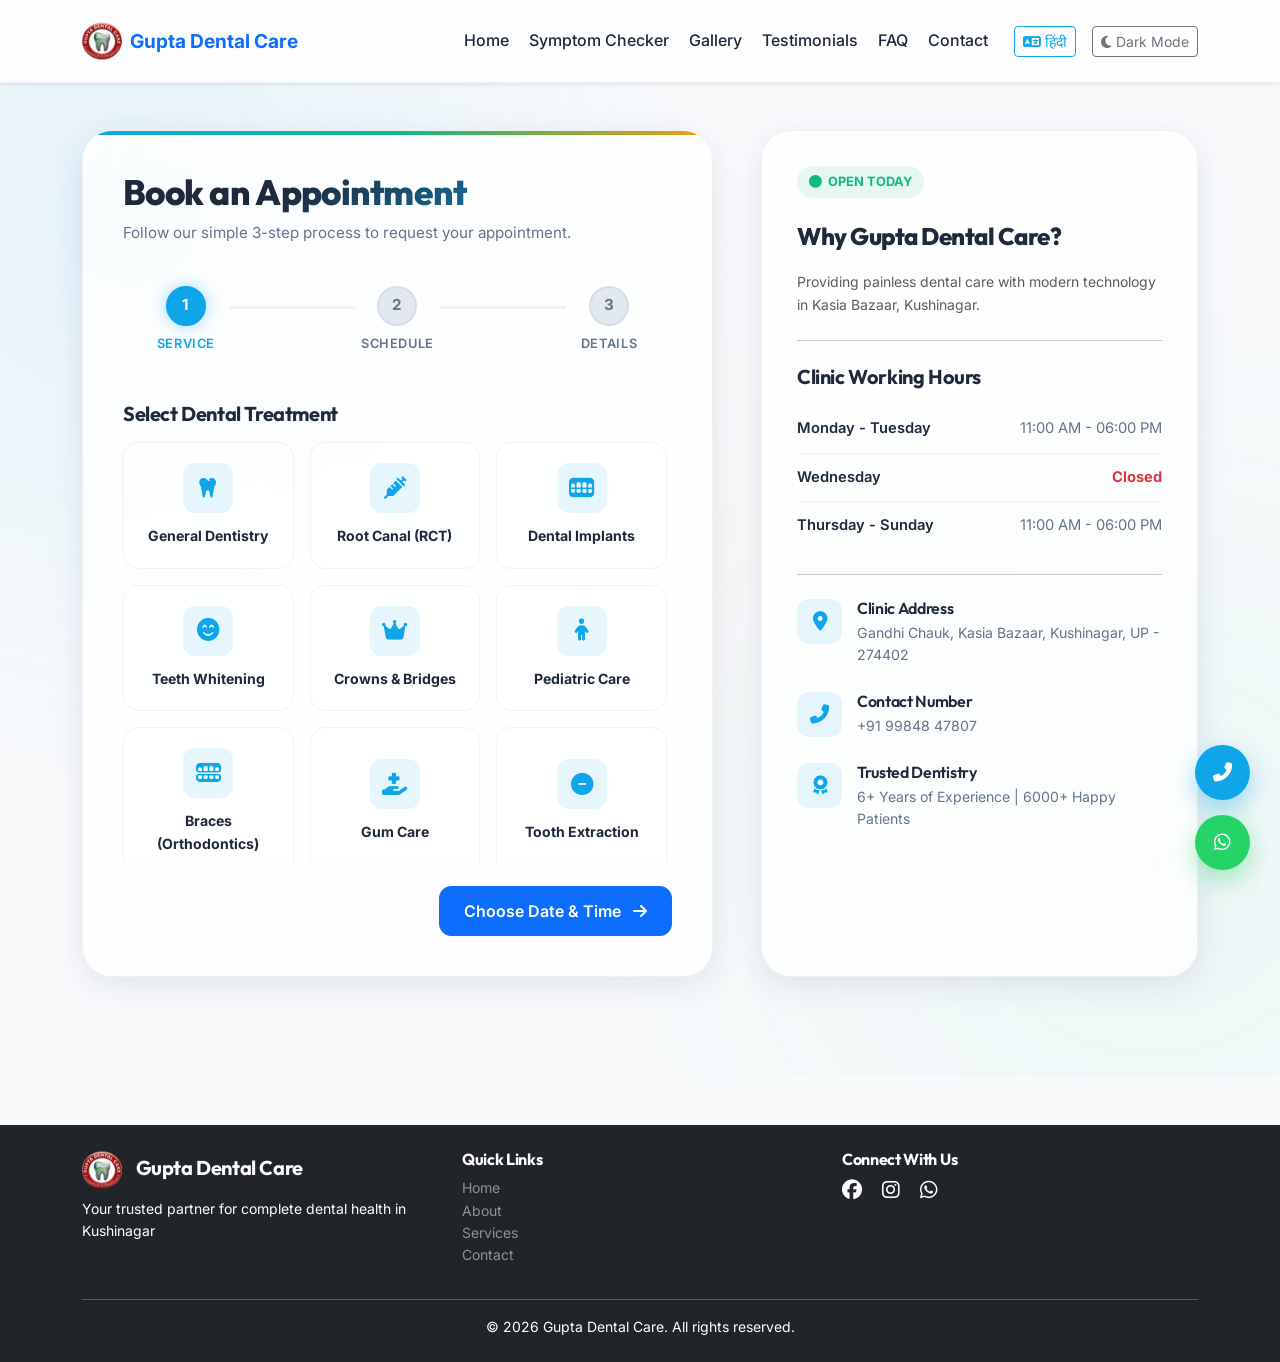
<file: booking.html>
<!DOCTYPE html>
<html lang="en">

<head>
    <meta charset="UTF-8">
    <link rel="icon" type="image/png" href="favicon.png">
    <link rel="shortcut icon" type="image/x-icon" href="favicon.ico">
    <meta name="viewport" content="width=device-width, initial-scale=1.0">
    <meta name="description"
        content="Book an appointment online with Gupta Dental Care, the best dental clinic in Kushinagar. Easy, fast, and secure booking form for painless treatments.">
    <title data-en="Book Appointment - Gupta Dental Care" data-hi="अपॉइंटमेंट बुक करें - गुप्ता डेंटल केयर">Book Appointment - Gupta Dental Care</title>

    <!-- Bootstrap CSS -->
    <link href="https://cdn.jsdelivr.net/npm/bootstrap@5.3.0/dist/css/bootstrap.min.css" rel="stylesheet">
    <!-- Font Awesome -->
    <link rel="stylesheet" href="https://cdnjs.cloudflare.com/ajax/libs/font-awesome/6.4.0/css/all.min.css">
    <!-- Google Fonts -->
    <link
        href="https://fonts.googleapis.com/css2?family=Outfit:wght@300;400;500;600;700;800&family=Inter:wght@300;400;500;600;700&family=Noto+Sans+Devanagari:wght@300;400;500;600;700&display=swap"
        rel="stylesheet">
    <!-- AOS Animation -->
    <link href="https://unpkg.com/aos@2.3.1/dist/aos.css" rel="stylesheet">
    <!-- Custom CSS -->
    <link rel="stylesheet" href="styles.css">
</head>

<body>

    <!-- Navigation -->
    <nav class="navbar navbar-expand-lg navbar-light bg-white fixed-top shadow-sm">
        <div class="container">
            <a class="navbar-brand d-flex align-items-center" href="index.html#home" style="max-width: 75%;">
                <img src="logo.png" alt="Gupta Dental Care Clinic Logo" style="height: 40px; width: auto; object-fit: contain;">
                <span class="ms-2 fw-bold text-primary text-truncate" style="font-size: 1.2rem;">Gupta Dental Care</span>
            </a>
            <button class="navbar-toggler" type="button" data-bs-toggle="collapse" data-bs-target="#navbarNav"
                aria-label="Toggle navigation">
                <span class="navbar-toggler-icon"></span>
            </button>
            <div class="collapse navbar-collapse" id="navbarNav">
                <ul class="navbar-nav ms-auto align-items-center">
                    <li class="nav-item">
                        <a class="nav-link" href="index.html" data-en="Home" data-hi="होम">Home</a>
                    </li>
                    <li class="nav-item">
                        <a class="nav-link" href="symptoms.html" data-en="Symptom Checker" data-hi="लक्षण जांचकर्ता">Symptom Checker</a>
                    </li>
                    <li class="nav-item">
                        <a class="nav-link" href="gallery.html" data-en="Gallery" data-hi="गैलरी">Gallery</a>
                    </li>
                    <li class="nav-item">
                        <a class="nav-link" href="index.html#testimonials" data-en="Testimonials" data-hi="समीक्षा">Testimonials</a>
                    </li>
                    <li class="nav-item">
                        <a class="nav-link" href="index.html#faq" data-en="FAQ" data-hi="सामान्य प्रश्न">FAQ</a>
                    </li>
                    <li class="nav-item">
                        <a class="nav-link" href="index.html#contact" data-en="Contact" data-hi="संपर्क">Contact</a>
                    </li>
                    <li class="nav-item ms-3">
                        <button class="btn btn-outline-primary btn-sm language-toggle" onclick="toggleLanguage()">
                            <i class="fas fa-language"></i> <span id="lang-text">हिंदी</span>
                        </button>
                    </li>
                    <li class="nav-item ms-3">
                        <button class="btn btn-outline-secondary btn-sm" id="bg-toggle" onclick="toggleBackgroundMode()">
                            <i class="fas fa-moon"></i> <span id="bg-mode-text">Dark Mode</span>
                        </button>
                    </li>
                </ul>
            </div>
        </div>
    </nav>

    <!-- Booking Page Content -->
    <section class="booking-section">
        <div class="container" data-aos="fade-up">
            <div class="row g-5">
                <!-- Booking Form Column -->
                <div class="col-lg-7">
                    <div class="booking-card">
                        <h2 class="booking-title" data-en="Book an Appointment" data-hi="अपॉइंटमेंट बुक करें">Book an Appointment</h2>
                        <p class="booking-subtitle" data-en="Follow our simple 3-step process to request your appointment." data-hi="अपॉइंटमेंट का अनुरोध करने के लिए हमारी सरल 3-चरण प्रक्रिया का पालन करें।">Follow our simple 3-step process to request your appointment.</p>
                        
                        <!-- Step Progress Indicator -->
                        <div class="step-progress-bar mb-5">
                            <div class="progress-step active" id="step-ind-1">
                                <div class="progress-step-icon" id="step-icon-1">1</div>
                                <div class="progress-step-label" data-en="Service" data-hi="सेवा">Service</div>
                            </div>
                            <div class="progress-line" id="step-line-1"></div>
                            <div class="progress-step" id="step-ind-2">
                                <div class="progress-step-icon" id="step-icon-2">2</div>
                                <div class="progress-step-label" data-en="Schedule" data-hi="समय">Schedule</div>
                            </div>
                            <div class="progress-line" id="step-line-2"></div>
                            <div class="progress-step" id="step-ind-3">
                                <div class="progress-step-icon" id="step-icon-3">3</div>
                                <div class="progress-step-label" data-en="Details" data-hi="विवरण">Details</div>
                            </div>
                        </div>

                        <!-- Form Container -->
                        <div id="bookingFormWrapper">
                            <form id="appointmentForm" class="booking-form" novalidate>
                                <!-- Web3Forms Configuration -->
                                <input type="hidden" name="access_key" value="6b7ff626-62de-441e-a3a8-0d06f0df0e1a">
                                <input type="hidden" name="subject" value="New Appointment Request - Gupta Dental Care">
                                <input type="hidden" name="from_name" value="Gupta Dental Care Online Booking">
                                <input type="hidden" name="time" id="appointment-time-hidden" required>
                                
                                <!-- Hidden Native dropdown select to map value for form submission -->
                                <select class="d-none" id="treatment" name="treatment" required>
                                    <option value="" disabled selected>-- Select --</option>
                                    <option value="General Dentistry">General Dentistry</option>
                                    <option value="Root Canal Treatment">Root Canal Treatment</option>
                                    <option value="Dental Implants">Dental Implants</option>
                                    <option value="Teeth Whitening">Teeth Whitening</option>
                                    <option value="Crowns & Bridges">Crowns & Bridges</option>
                                    <option value="Pediatric Dentistry">Pediatric Dentistry</option>
                                    <option value="Orthodontics">Orthodontics (Braces)</option>
                                    <option value="Gum Treatment">Gum Treatment</option>
                                    <option value="Tooth Extraction">Tooth Extraction</option>
                                    <option value="Other / Consultation">Other / Consultation</option>
                                </select>

                                <!-- STEP 1 PANEL: Choose Service -->
                                <div class="wizard-step-panel active" id="step-panel-1">
                                    <h5 class="fw-bold mb-3" data-en="Select Dental Treatment" data-hi="दंत चिकित्सा उपचार चुनें">Select Dental Treatment</h5>
                                    
                                    <div class="treatment-grid-container mb-4">
                                        <div class="row g-3">
                                            <!-- General Dentistry -->
                                            <div class="col-md-4 col-6">
                                                <div class="treatment-card-option" data-val="General Dentistry">
                                                    <div class="treatment-option-icon"><i class="fas fa-tooth"></i></div>
                                                    <div class="treatment-option-title" data-en="General Dentistry" data-hi="सामान्य उपचार">General Dentistry</div>
                                                </div>
                                            </div>
                                            <!-- RCT -->
                                            <div class="col-md-4 col-6">
                                                <div class="treatment-card-option" data-val="Root Canal Treatment">
                                                    <div class="treatment-option-icon"><i class="fas fa-syringe"></i></div>
                                                    <div class="treatment-option-title" data-en="Root Canal (RCT)" data-hi="रूट कैनाल (RCT)">Root Canal (RCT)</div>
                                                </div>
                                            </div>
                                            <!-- Implants -->
                                            <div class="col-md-4 col-6">
                                                <div class="treatment-card-option" data-val="Dental Implants">
                                                    <div class="treatment-option-icon"><i class="fas fa-teeth"></i></div>
                                                    <div class="treatment-option-title" data-en="Dental Implants" data-hi="डेंटल इम्प्लांट">Dental Implants</div>
                                                </div>
                                            </div>
                                            <!-- Whitening -->
                                            <div class="col-md-4 col-6">
                                                <div class="treatment-card-option" data-val="Teeth Whitening">
                                                    <div class="treatment-option-icon"><i class="fas fa-smile-beam"></i></div>
                                                    <div class="treatment-option-title" data-en="Teeth Whitening" data-hi="दांत चमकाना">Teeth Whitening</div>
                                                </div>
                                            </div>
                                            <!-- Crowns & Bridges -->
                                            <div class="col-md-4 col-6">
                                                <div class="treatment-card-option" data-val="Crowns & Bridges">
                                                    <div class="treatment-option-icon"><i class="fas fa-crown"></i></div>
                                                    <div class="treatment-option-title" data-en="Crowns & Bridges" data-hi="क्राउन और ब्रिज">Crowns & Bridges</div>
                                                </div>
                                            </div>
                                            <!-- Pediatric -->
                                            <div class="col-md-4 col-6">
                                                <div class="treatment-card-option" data-val="Pediatric Dentistry">
                                                    <div class="treatment-option-icon"><i class="fas fa-child"></i></div>
                                                    <div class="treatment-option-title" data-en="Pediatric Care" data-hi="बच्चों का उपचार">Pediatric Care</div>
                                                </div>
                                            </div>
                                            <!-- Braces -->
                                            <div class="col-md-4 col-6">
                                                <div class="treatment-card-option" data-val="Orthodontics">
                                                    <div class="treatment-option-icon"><i class="fas fa-teeth-open"></i></div>
                                                    <div class="treatment-option-title" data-en="Braces (Orthodontics)" data-hi="ब्रेसिज़ उपचार">Braces (Orthodontics)</div>
                                                </div>
                                            </div>
                                            <!-- Gum Care -->
                                            <div class="col-md-4 col-6">
                                                <div class="treatment-card-option" data-val="Gum Treatment">
                                                    <div class="treatment-option-icon"><i class="fas fa-hand-holding-medical"></i></div>
                                                    <div class="treatment-option-title" data-en="Gum Care" data-hi="मसूड़ों का इलाज">Gum Care</div>
                                                </div>
                                            </div>
                                            <!-- Extraction -->
                                            <div class="col-md-4 col-6">
                                                <div class="treatment-card-option" data-val="Tooth Extraction">
                                                    <div class="treatment-option-icon"><i class="fas fa-circle-minus"></i></div>
                                                    <div class="treatment-option-title" data-en="Tooth Extraction" data-hi="दांत निकालना">Tooth Extraction</div>
                                                </div>
                                            </div>
                                            <!-- Other / Consultation -->
                                            <div class="col-md-4 col-6">
                                                <div class="treatment-card-option" data-val="Other / Consultation">
                                                    <div class="treatment-option-icon"><i class="far fa-question-circle"></i></div>
                                                    <div class="treatment-option-title" data-en="Other Option" data-hi="अन्य विकल्प">Other Option</div>
                                                </div>
                                            </div>
                                        </div>
                                    </div>
                                    <div class="invalid-feedback d-none" id="treatment-validation-msg" data-en="Please select a treatment service." data-hi="कृपया एक उपचार सेवा चुनें।">Please select a treatment service.</div>
                                    
                                    <div class="wizard-nav-btns mt-4 d-flex justify-content-end">
                                        <button type="button" class="btn btn-primary next-step-btn px-4" data-next="2">
                                            <span data-en="Choose Date & Time" data-hi="तारीख और समय चुनें">Choose Date & Time</span> <i class="fas fa-arrow-right ms-2"></i>
                                        </button>
                                    </div>
                                </div>

                                <!-- STEP 2 PANEL: Choose Date & Time -->
                                <div class="wizard-step-panel" id="step-panel-2">
                                    <h5 class="fw-bold mb-3" data-en="Select Date & Time Slot" data-hi="तारीख और समय स्लॉट चुनें">Select Date & Time Slot</h5>
                                    
                                    <div class="mb-4 date-picker-wrapper">
                                        <div class="d-flex align-items-center mb-2">
                                            <label for="appointment-date" class="form-label mb-0" data-en="Preferred Date" data-hi="पसंदीदा तारीख">Preferred Date</label>
                                            <span id="selected-day-badge" class="badge ms-2 d-none"></span>
                                        </div>
                                        <div class="input-group-custom">
                                            <span class="input-icon-left"><i class="far fa-calendar-alt"></i></span>
                                            <input type="date" class="form-control date-input-field" id="appointment-date" name="date" required>
                                        </div>
                                        <input type="hidden" name="day_of_week" id="appointment-day-hidden">
                                        <div class="invalid-feedback" id="date-validation-msg" data-en="Please select a valid date." data-hi="कृपया एक वैध तारीख चुनें।">Please select a valid date.</div>
                                        
                                        <!-- Dynamic Quick Dates Pills Section -->
                                        <div class="quick-dates-container mt-3">
                                            <div class="quick-dates-label" data-en="Or choose an upcoming date quickly:" data-hi="या जल्दी से आने वाली तारीख चुनें:">Or choose an upcoming date quickly:</div>
                                            <div class="quick-dates-grid" id="quick-dates-grid">
                                                <!-- Dynamic Date Pills populated by Javascript -->
                                            </div>
                                        </div>
                                    </div>
                                    
                                    <div class="mb-3">
                                        <!-- Time Slot Alert Message -->
                                        <div id="time-slot-alert" class="time-slot-alert">
                                            <i class="fas fa-exclamation-circle"></i>
                                            <span id="time-slot-alert-msg" data-en="Please select your preferred date before selecting a time slot." data-hi="समय स्लॉट चुनने से पहले कृपया अपनी पसंदीदा तारीख चुनें।">Please select your preferred date before selecting a time slot.</span>
                                        </div>

                                        <label class="form-label mb-2" data-en="Select Available Time Slot" data-hi="उपलब्ध समय स्लॉट चुनें">Select Available Time Slot</label>
                                        
                                        <!-- Morning Slots -->
                                        <div class="time-slots-container">
                                            <div class="time-slot-section-title" data-en="Morning Slots (11:00 AM - 2:00 PM)" data-hi="सुबह के स्लॉट (11:00 AM - 2:00 PM)">Morning Slots (11:00 AM - 2:00 PM)</div>
                                            <div class="time-slot-grid">
                                                <div class="time-slot-btn" data-time="11:00 AM">11:00 AM</div>
                                                <div class="time-slot-btn" data-time="12:00 PM">12:00 PM</div>
                                                <div class="time-slot-btn" data-time="01:00 PM">01:00 PM</div>
                                                <div class="time-slot-btn" data-time="02:00 PM">02:00 PM</div>
                                            </div>
                                        </div>

                                        <!-- Evening Slots -->
                                        <div class="time-slots-container">
                                            <div class="time-slot-section-title" data-en="Evening Slots (3:00 PM - 6:00 PM)" data-hi="शाम के स्लॉट (3:00 PM - 6:00 PM)">Evening Slots (3:00 PM - 6:00 PM)</div>
                                            <div class="time-slot-grid">
                                                <div class="time-slot-btn" data-time="03:00 PM">03:00 PM</div>
                                                <div class="time-slot-btn" data-time="04:00 PM">04:00 PM</div>
                                                <div class="time-slot-btn" data-time="05:00 PM">05:00 PM</div>
                                                <div class="time-slot-btn" data-time="06:00 PM">06:00 PM</div>
                                            </div>
                                        </div>
                                        <div class="invalid-feedback d-none" id="time-slot-validation-msg" data-en="Please choose an appointment time slot." data-hi="कृपया अपॉइंटमेंट के लिए एक समय स्लॉट चुनें।">Please choose an appointment time slot.</div>
                                    </div>

                                    <div class="wizard-nav-btns mt-4 d-flex justify-content-between">
                                        <button type="button" class="btn btn-outline-secondary back-step-btn" data-back="1">
                                            <i class="fas fa-arrow-left me-2"></i> <span data-en="Back" data-hi="पीछे">Back</span>
                                        </button>
                                        <button type="button" class="btn btn-primary next-step-btn px-4" data-next="3">
                                            <span data-en="Enter Personal Details" data-hi="व्यक्तिगत जानकारी भरें">Enter Personal Details</span> <i class="fas fa-arrow-right ms-2"></i>
                                        </button>
                                    </div>
                                </div>

                                <!-- STEP 3 PANEL: Contact Info -->
                                <div class="wizard-step-panel" id="step-panel-3">
                                    <h5 class="fw-bold mb-3" data-en="Your Contact Information" data-hi="आपकी संपर्क जानकारी">Your Contact Information</h5>
                                    
                                    <div class="mb-3">
                                        <label for="patient-name" class="form-label" data-en="Full Name" data-hi="पूरा नाम">Full Name</label>
                                        <input type="text" class="form-control" id="patient-name" name="name" placeholder="John Doe" required>
                                        <div class="invalid-feedback" data-en="Please enter your full name." data-hi="कृपया अपना पूरा नाम दर्ज करें।">Please enter your full name.</div>
                                    </div>
                                    <div class="row">
                                        <div class="col-md-6 mb-3">
                                            <label for="patient-phone" class="form-label" data-en="Phone Number" data-hi="फ़ोन नंबर">Phone Number</label>
                                            <input type="tel" class="form-control" id="patient-phone" name="phone" placeholder="+91 99848 47807" required>
                                            <div class="invalid-feedback" data-en="Please enter a valid phone number." data-hi="कृपया एक वैध फ़ोन नंबर दर्ज करें।">Please enter a valid phone number.</div>
                                        </div>
                                        <div class="col-md-6 mb-3">
                                            <label for="patient-email" class="form-label" data-en="Email Address" data-hi="ईमेल पता">Email Address</label>
                                            <input type="email" class="form-control" id="patient-email" name="email" placeholder="example@mail.com" required>
                                            <div class="invalid-feedback" data-en="Please enter a valid email address." data-hi="कृपया एक वैध ईमेल पता दर्ज करें।">Please enter a valid email address.</div>
                                        </div>
                                    </div>
                                    <div class="mb-4">
                                        <label for="symptoms" class="form-label" data-en="Symptoms / Description (Optional)" data-hi="लक्षण / विवरण (वैकल्पिक)">Symptoms / Description (Optional)</label>
                                        <textarea class="form-control" id="symptoms" name="message" rows="3" placeholder="Describe any dental problems or pain..."></textarea>
                                    </div>

                                    <div class="wizard-nav-btns mt-4 d-flex justify-content-between">
                                        <button type="button" class="btn btn-outline-secondary back-step-btn" data-back="2">
                                            <i class="fas fa-arrow-left me-2"></i> <span data-en="Back" data-hi="पीछे">Back</span>
                                        </button>
                                        <button type="submit" class="btn btn-primary px-4" id="submitBtn">
                                            <i class="fas fa-check-circle me-2"></i>
                                            <span id="submitBtnText" data-en="Confirm Appointment" data-hi="अपॉइंटमेंट की पुष्टि करें">Confirm Appointment</span>
                                        </button>
                                    </div>
                                </div>
                            </form>
                        </div>
                    </div>
                </div>

                <!-- Clinic Info Sidebar Column -->
                <div class="col-lg-5">
                    <div class="info-sidebar-card">
                        <div class="d-flex justify-content-between align-items-center mb-4">
                            <span class="status-badge open">
                                <i class="fas fa-circle"></i>
                                <span data-en="Open Today" data-hi="आज खुला है">Open Today</span>
                            </span>
                        </div>
                        
                        <h3 class="sidebar-title" data-en="Why Gupta Dental Care?" data-hi="गुप्ता डेंटल केयर क्यों?">Why Gupta Dental Care?</h3>
                        <p class="text-muted small" data-en="Providing painless dental care with modern technology in Kasia Bazaar, Kushinagar." data-hi="कस्या बाजार, कुशीनगर में आधुनिक तकनीक के साथ दर्द रहित दंत चिकित्सा देखभाल प्रदान करना।">
                            Providing painless dental care with modern technology in Kasia Bazaar, Kushinagar.
                        </p>
                        
                        <hr class="my-4 var-border">
                        
                        <!-- Working Hours -->
                        <h5 class="fw-bold mb-3" data-en="Clinic Working Hours" data-hi="क्लिनिक के काम करने के घंटे">Clinic Working Hours</h5>
                        <div class="schedule-list mb-4">
                            <div class="schedule-list-item">
                                <span class="schedule-day" data-en="Monday - Tuesday" data-hi="सोमवार - मंगलवार">Monday - Tuesday</span>
                                <span class="schedule-time">11:00 AM - 06:00 PM</span>
                            </div>
                            <div class="schedule-list-item">
                                <span class="schedule-day" data-en="Wednesday" data-hi="बुधवार">Wednesday</span>
                                <span class="schedule-time text-danger fw-bold" data-en="Closed" data-hi="बंद">Closed</span>
                            </div>
                            <div class="schedule-list-item">
                                <span class="schedule-day" data-en="Thursday - Sunday" data-hi="गुरुवार - रविवार">Thursday - Sunday</span>
                                <span class="schedule-time">11:00 AM - 06:00 PM</span>
                            </div>
                        </div>

                        <hr class="my-4 var-border">

                        <!-- Core Contact Details -->
                        <div class="sidebar-info-item">
                            <div class="sidebar-info-icon">
                                <i class="fas fa-map-marker-alt"></i>
                            </div>
                            <div class="sidebar-info-text">
                                <h6 data-en="Clinic Address" data-hi="क्लिनिक का पता">Clinic Address</h6>
                                <p data-en="Gandhi Chauk, Kasia Bazaar, Kushinagar, UP - 274402" data-hi="गांधी चौक, कस्या बाजार, कुशीनगर, यूपी - 274402">Gandhi Chauk, Kasia Bazaar, Kushinagar, UP - 274402</p>
                            </div>
                        </div>

                        <div class="sidebar-info-item">
                            <div class="sidebar-info-icon">
                                <i class="fas fa-phone-alt"></i>
                            </div>
                            <div class="sidebar-info-text">
                                <h6 data-en="Contact Number" data-hi="संपर्क नंबर">Contact Number</h6>
                                <p>+91 99848 47807</p>
                            </div>
                        </div>

                        <div class="sidebar-info-item">
                            <div class="sidebar-info-icon">
                                <i class="fas fa-award"></i>
                            </div>
                            <div class="sidebar-info-text">
                                <h6 data-en="Trusted Dentistry" data-hi="विश्वसनीय दंत चिकित्सा">Trusted Dentistry</h6>
                                <p data-en="6+ Years of Experience | 6000+ Happy Patients" data-hi="6+ वर्षों का अनुभव | 6000+ खुश मरीज">6+ Years of Experience | 6000+ Happy Patients</p>
                            </div>
                        </div>
                    </div>
                </div>
            </div>
        </div>
    </section>

    <!-- Footer -->
    <footer class="bg-dark text-white py-4 mt-5">
        <div class="container">
            <div class="row">
                <div class="col-md-4 mb-3 mb-md-0">
                    <h5>
                        <img src="logo.png" alt="Gupta Dental Care Clinic Logo"
                            style="height: 40px; width: auto; margin-right: 10px; vertical-align: middle;"> Gupta Dental Care
                    </h5>
                    <p class="small" data-en="Your trusted partner for complete dental health in Kushinagar"
                        data-hi="कुशीनगर में संपूर्ण दंत स्वास्थ्य के लिए आपका विश्वसनीय साथी">
                        Your trusted partner for complete dental health in Kushinagar
                    </p>
                </div>
                <div class="col-md-4 mb-3 mb-md-0">
                    <h6 data-en="Quick Links" data-hi="त्वरित लिंक">Quick Links</h6>
                    <ul class="list-unstyled small">
                        <li><a href="index.html#home" class="text-white-50 text-decoration-none" data-en="Home"
                                data-hi="होम">Home</a></li>
                        <li><a href="index.html#about" class="text-white-50 text-decoration-none" data-en="About"
                                data-hi="डॉक्टर के बारे में">About</a></li>
                        <li><a href="index.html#services" class="text-white-50 text-decoration-none" data-en="Services"
                                data-hi="सेवाएं">Services</a></li>
                        <li><a href="index.html#contact" class="text-white-50 text-decoration-none" data-en="Contact"
                                data-hi="संपर्क">Contact</a></li>
                    </ul>
                </div>
                <div class="col-md-4">
                    <h6 data-en="Connect With Us" data-hi="हमसे जुड़ें">Connect With Us</h6>
                    <div class="social-links">
                        <a href="https://www.facebook.com/people/Gupta-Dental-Care/100083342202190/" target="_blank"
                            rel="noopener" class="text-white me-3" title="Facebook"><i class="fab fa-facebook fa-lg"
                                aria-hidden="true"></i><span class="visually-hidden">Facebook</span></a>
                        <a href="https://www.instagram.com/guptadentalcare/" target="_blank" rel="noopener"
                            class="text-white me-3" title="Instagram"><i class="fab fa-instagram fa-lg"
                                aria-hidden="true"></i><span class="visually-hidden">Instagram</span></a>
                        <a href="https://wa.me/919984847807?text=Hello%20Dr.%20A%20Gupta,%20I%20would%20like%20to%20book%20an%20appointment"
                            target="_blank" rel="noopener" class="text-white" title="WhatsApp"><i
                                class="fab fa-whatsapp fa-lg" aria-hidden="true"></i><span
                                class="visually-hidden">WhatsApp</span></a>
                    </div>
                </div>
            </div>
            <hr class="bg-white my-3">
            <div class="text-center small">
                <p class="mb-0">&copy; 2026 Gupta Dental Care. <span data-en="All rights reserved."
                        data-hi="सर्वाधिकार सुरक्षित।">All rights reserved.</span></p>
            </div>
        </div>
    </footer>

    <!-- Floating Action Buttons -->
    <div class="floating-buttons">
        <a href="tel:+919984847807" class="floating-btn call-btn" title="Call Now">
            <i class="fas fa-phone-alt"></i>
        </a>
        <a href="https://wa.me/919984847807?text=Hello%20Dr.%20A%20Gupta,%20I%20would%20like%20to%20book%20an%20appointment"
            target="_blank" rel="noopener" class="floating-btn whatsapp-btn" title="WhatsApp">
            <i class="fab fa-whatsapp"></i>
        </a>
    </div>

    <!-- Bootstrap JS -->
    <script src="https://cdn.jsdelivr.net/npm/bootstrap@5.3.0/dist/js/bootstrap.bundle.min.js"></script>
    <!-- AOS JS -->
    <script src="https://unpkg.com/aos@2.3.1/dist/aos.js"></script>
    <!-- Custom JS -->
    <script src="script.js"></script>

    <!-- Page Specific Script -->
    <script>
        AOS.init({
            duration: 800,
            once: true,
            offset: 100
        });

        document.addEventListener('DOMContentLoaded', function () {
            // Prevent choosing past dates in Date Picker
            const dateInput = document.getElementById('appointment-date');
            const today = new Date();
            const year = today.getFullYear();
            const month = String(today.getMonth() + 1).padStart(2, '0');
            const day = String(today.getDate()).padStart(2, '0');
            dateInput.min = `${year}-${month}-${day}`;

            // --- Next-Gen Datepicker Helper Functions ---
            const selectedDayBadge = document.getElementById('selected-day-badge');
            const hiddenDayInput = document.getElementById('appointment-day-hidden');
            const timeSlotAlert = document.getElementById('time-slot-alert');
            const dateFeedback = document.getElementById('date-validation-msg');

            // Handle date selection: Day identification, Wednesday blocker, pill selection sync
            function handleDateSelection(selectedDateStr) {
                if (!selectedDateStr) {
                    selectedDayBadge.classList.add('d-none');
                    hiddenDayInput.value = '';
                    return true;
                }

                const selDate = new Date(selectedDateStr);
                const dayIndex = selDate.getDay();

                // Closed on Wednesday (3)
                if (dayIndex === 3) {
                    // Closed on Wednesday! Block and warn
                    dateInput.value = '';
                    dateInput.classList.add('is-invalid');
                    
                    // Show custom message
                    dateFeedback.style.display = 'block';
                    dateFeedback.textContent = currentLanguage === 'en' 
                        ? 'Gupta Dental Care is closed on Wednesdays. Please select another date.' 
                        : 'गुप्ता डेंटल केयर बुधवार को बंद रहता है। कृपया कोई अन्य तारीख चुनें।';
                    dateFeedback.setAttribute('data-en', 'Gupta Dental Care is closed on Wednesdays. Please select another date.');
                    dateFeedback.setAttribute('data-hi', 'गुप्ता डेंटल केयर बुधवार को बंद रहता है। कृपया कोई अन्य तारीख चुनें।');

                    // Reset badges/inputs
                    selectedDayBadge.classList.add('d-none');
                    hiddenDayInput.value = '';
                    
                    // Clear selected pills
                    document.querySelectorAll('.quick-date-pill').forEach(p => p.classList.remove('selected'));

                    // Shake the date picker wrapper
                    const dateWrapper = document.querySelector('.date-picker-wrapper');
                    if (dateWrapper) {
                        dateWrapper.classList.add('shake');
                        setTimeout(() => dateWrapper.classList.remove('shake'), 500);
                    }
                    return false;
                }

                // Valid day - clear errors and calculate labels
                dateInput.classList.remove('is-invalid');
                dateFeedback.style.display = 'none';
                if (timeSlotAlert) timeSlotAlert.style.display = 'none';

                const daysEn = ['Sunday', 'Monday', 'Tuesday', 'Wednesday', 'Thursday', 'Friday', 'Saturday'];
                const daysHi = ['रविवार', 'सोमवार', 'मंगलवार', 'बुधवार', 'गुरुवार', 'शुक्रवार', 'शनिवार'];

                const dayEn = daysEn[dayIndex];
                const dayHi = daysHi[dayIndex];

                // Set hidden day field
                hiddenDayInput.value = dayEn;

                // Show day badge
                selectedDayBadge.classList.remove('d-none');
                selectedDayBadge.textContent = currentLanguage === 'en' ? dayEn : dayHi;
                selectedDayBadge.setAttribute('data-en', dayEn);
                selectedDayBadge.setAttribute('data-hi', dayHi);

                // Highlight corresponding quick date pill if it matches
                document.querySelectorAll('.quick-date-pill').forEach(pill => {
                    if (pill.getAttribute('data-date') === selectedDateStr) {
                        pill.classList.add('selected');
                    } else {
                        pill.classList.remove('selected');
                    }
                });

                return true;
            }

            // Generate next 5 active clinic working dates (skipping Wednesdays)
            function populateQuickDates() {
                const quickDatesGrid = document.getElementById('quick-dates-grid');
                if (!quickDatesGrid) return;
                
                quickDatesGrid.innerHTML = '';
                
                const daysOfWeekEn = ['Sun', 'Mon', 'Tue', 'Wed', 'Thu', 'Fri', 'Sat'];
                const daysOfWeekHi = ['रवि', 'सोम', 'मंगल', 'बुध', 'गुरु', 'शुक्र', 'शनि'];
                const monthsEn = ['Jan', 'Feb', 'Mar', 'Apr', 'May', 'Jun', 'Jul', 'Aug', 'Sep', 'Oct', 'Nov', 'Dec'];
                const monthsHi = ['जनवरी', 'फरवरी', 'मार्च', 'अप्रैल', 'मई', 'जून', 'जुलाई', 'अगस्त', 'सितंबर', 'अक्टूबर', 'नवंबर', 'दिसंबर'];
                
                const today = new Date();
                let datesCount = 0;
                let dayOffset = 0;
                
                while (datesCount < 5 && dayOffset < 15) {
                    const nextDate = new Date();
                    nextDate.setDate(today.getDate() + dayOffset);
                    const dayIndex = nextDate.getDay();
                    
                    if (dayIndex !== 3) { // Skip Wednesdays
                        const dateStr = nextDate.toISOString().split('T')[0];
                        const dayNum = nextDate.getDate();
                        const monthIndex = nextDate.getMonth();
                        
                        let dayLabelEn = daysOfWeekEn[dayIndex];
                        let dateLabelEn = `${dayNum} ${monthsEn[monthIndex]}`;
                        if (dayOffset === 0) dayLabelEn = 'Today';
                        else if (dayOffset === 1) dayLabelEn = 'Tomorrow';
                        
                        let dayLabelHi = daysOfWeekHi[dayIndex];
                        let dateLabelHi = `${dayNum} ${monthsHi[monthIndex]}`;
                        if (dayOffset === 0) dayLabelHi = 'आज';
                        else if (dayOffset === 1) dayLabelHi = 'कल';
                        
                        const pill = document.createElement('div');
                        pill.className = 'quick-date-pill';
                        pill.setAttribute('data-date', dateStr);
                        pill.innerHTML = `
                            <span class="quick-date-day" data-en="${dayLabelEn}" data-hi="${dayLabelHi}">${currentLanguage === 'en' ? dayLabelEn : dayLabelHi}</span>
                            <span class="quick-date-num" data-en="${dateLabelEn}" data-hi="${dateLabelHi}">${currentLanguage === 'en' ? dateLabelEn : dateLabelHi}</span>
                        `;
                        
                        pill.addEventListener('click', function() {
                            dateInput.value = dateStr;
                            handleDateSelection(dateStr);
                        });
                        
                        quickDatesGrid.appendChild(pill);
                        datesCount++;
                    }
                    dayOffset++;
                }
            }

            // Populate on load
            populateQuickDates();

            // Setup date selection listeners
            dateInput.addEventListener('change', function() {
                handleDateSelection(this.value);
            });

            // Listen to language change to trigger custom pill text adjustments if grid exists
            window.addEventListener('load', function() {
                // Intercept core toggleLanguage if needed, otherwise our attributes trigger it
                populateQuickDates();
            });

            // Multi-step Wizard Navigation Logic
            const nextBtns = document.querySelectorAll('.next-step-btn');
            const backBtns = document.querySelectorAll('.back-step-btn');
            const stepPanels = document.querySelectorAll('.wizard-step-panel');
            const hiddenTreatmentSelect = document.getElementById('treatment');
            const hiddenTimeInput = document.getElementById('appointment-time-hidden');
            
            // Step validation indicators
            const treatmentFeedback = document.getElementById('treatment-validation-msg');
            const timeSlotFeedback = document.getElementById('time-slot-validation-msg');

            // Navigation handler
            function goToStep(stepNum) {
                // Remove active classes
                stepPanels.forEach(p => p.classList.remove('active'));
                
                // Show requested step
                document.getElementById(`step-panel-${stepNum}`).classList.add('active');

                // Update progress indicator
                updateProgressIndicators(stepNum);
                
                // Scroll to top of card on step change
                const navbarHeight = document.querySelector('.navbar').offsetHeight;
                window.scrollTo({
                    top: document.querySelector('.booking-card').offsetTop - navbarHeight - 20,
                    behavior: 'smooth'
                });
            }

            function updateProgressIndicators(stepNum) {
                // Update icons/labels
                for(let i=1; i<=3; i++) {
                    const stepInd = document.getElementById(`step-ind-${i}`);
                    const stepIcon = document.getElementById(`step-icon-${i}`);
                    
                    stepInd.classList.remove('active', 'completed');
                    stepIcon.innerHTML = i; // Reset text

                    if (i < stepNum) {
                        stepInd.classList.add('completed');
                        stepIcon.innerHTML = '<i class="fas fa-check"></i>'; // Show check
                    } else if (i === stepNum) {
                        stepInd.classList.add('active');
                    }
                }

                // Update progress lines
                for(let i=1; i<=2; i++) {
                    const line = document.getElementById(`step-line-${i}`);
                    line.classList.remove('filled');
                    if (i < stepNum) {
                        line.classList.add('filled');
                    }
                }
            }

            nextBtns.forEach(btn => {
                btn.addEventListener('click', function() {
                    const currentStep = parseInt(this.getAttribute('data-next')) - 1;
                    
                    // Validate current step before moving
                    if (currentStep === 1) {
                        if (!hiddenTreatmentSelect.value) {
                            treatmentFeedback.classList.remove('d-none');
                            // Add shake effect to card
                            document.querySelector('.booking-card').classList.add('shake');
                            setTimeout(() => document.querySelector('.booking-card').classList.remove('shake'), 500);
                            return;
                        }
                        treatmentFeedback.classList.add('d-none');
                    } else if (currentStep === 2) {
                        let valid = true;
                        if (timeSlotAlert) timeSlotAlert.style.display = 'none';

                        if (!dateInput.value) {
                            dateInput.classList.add('is-invalid');
                            valid = false;
                        } else {
                            // Extra safety check for Wednesdays
                            const selDate = new Date(dateInput.value);
                            if (selDate.getDay() === 3) {
                                handleDateSelection(dateInput.value); // Trigger blocker
                                valid = false;
                            } else {
                                dateInput.classList.remove('is-invalid');
                            }
                        }
                        
                        if (!hiddenTimeInput.value) {
                            timeSlotFeedback.classList.remove('d-none');
                            valid = false;
                        } else {
                            timeSlotFeedback.classList.add('d-none');
                        }

                        if (!valid) {
                            document.querySelector('.booking-card').classList.add('shake');
                            setTimeout(() => document.querySelector('.booking-card').classList.remove('shake'), 500);
                            return;
                        }
                    }

                    goToStep(currentStep + 1);
                });
            });

            backBtns.forEach(btn => {
                btn.addEventListener('click', function() {
                    const backStep = parseInt(this.getAttribute('data-back'));
                    goToStep(backStep);
                });
            });

            // Treatment Card Grid Selection
            const treatmentCards = document.querySelectorAll('.treatment-card-option');
            treatmentCards.forEach(card => {
                card.addEventListener('click', function() {
                    // Update classes
                    treatmentCards.forEach(c => c.classList.remove('selected'));
                    this.classList.add('selected');
                    
                    // Update hidden native select value
                    const val = this.getAttribute('data-val');
                    hiddenTreatmentSelect.value = val;
                    treatmentFeedback.classList.add('d-none');

                    // Customize details placeholder / prompt based on selection
                    const symptomsTextarea = document.getElementById('symptoms');
                    if (symptomsTextarea) {
                        if (val === 'Other / Consultation') {
                            symptomsTextarea.placeholder = currentLanguage === 'en' ? "Please describe your treatment request, dental concern, or general inquiry in detail..." : "कृपया अपने उपचार अनुरोध, दंत समस्या या सामान्य पूछताछ का विस्तार से वर्णन करें...";
                        } else {
                            symptomsTextarea.placeholder = currentLanguage === 'en' ? "Describe any dental problems or pain..." : "किसी भी दंत समस्या या दर्द का वर्णन करें...";
                        }
                    }

                    // Smooth Auto-proceed to Step 2 after 400ms selection feedback
                    setTimeout(() => {
                        goToStep(2);
                    }, 400);
                });
            });

            // Pre-select service & symptoms from URL parameter (e.g. ?service=rct&symptoms=toothache)
            const urlParams = new URLSearchParams(window.location.search);
            const serviceParam = urlParams.get('service');
            if (serviceParam) {
                const slugs = {
                    'general': 'General Dentistry',
                    'rct': 'Root Canal Treatment',
                    'implants': 'Dental Implants',
                    'whitening': 'Teeth Whitening',
                    'crowns': 'Crowns & Bridges',
                    'pediatric': 'Pediatric Dentistry',
                    'braces': 'Orthodontics',
                    'gum': 'Gum Treatment',
                    'extraction': 'Tooth Extraction',
                    'other': 'Other / Consultation'
                };
                
                const matchedVal = slugs[serviceParam.toLowerCase()];
                if (matchedVal) {
                    // Trigger click on corresponding card option
                    const targetCard = Array.from(treatmentCards).find(card => card.getAttribute('data-val') === matchedVal);
                    if (targetCard) {
                        targetCard.click();
                    }
                }
            }

            const symptomsParam = urlParams.get('symptoms');
            if (symptomsParam) {
                const symptomsTextarea = document.getElementById('symptoms');
                if (symptomsTextarea) {
                    symptomsTextarea.value = symptomsParam;
                }
            }

            // Custom Time Slot Selection Logic
            const timeSlotBtns = document.querySelectorAll('.time-slot-btn');
            timeSlotBtns.forEach(btn => {
                btn.addEventListener('click', function () {
                    // Check if date is selected
                    if (!dateInput.value) {
                        // User forgot the date! Show error and clear selection
                        timeSlotBtns.forEach(b => b.classList.remove('selected'));
                        hiddenTimeInput.value = '';
                        
                        // Show warning alert
                        if (timeSlotAlert) {
                            timeSlotAlert.style.display = 'flex';
                            
                            // Highlight date field
                            dateInput.classList.add('is-invalid');
                            
                            // Shake the date picker wrapper
                            const dateWrapper = document.querySelector('.date-picker-wrapper');
                            if (dateWrapper) {
                                dateWrapper.classList.add('shake');
                                setTimeout(() => dateWrapper.classList.remove('shake'), 500);
                            }
                            
                            // Smooth scroll to date input
                            const navbarHeight = document.querySelector('.navbar').offsetHeight;
                            window.scrollTo({
                                top: dateWrapper.offsetTop - navbarHeight - 30,
                                behavior: 'smooth'
                            });
                        }
                        return;
                    }

                    // Date is present! Select the slot normally
                    timeSlotBtns.forEach(b => b.classList.remove('selected'));
                    this.classList.add('selected');
                    const selectedTime = this.getAttribute('data-time');
                    hiddenTimeInput.value = selectedTime;
                    timeSlotFeedback.classList.add('d-none');
                    if (timeSlotAlert) timeSlotAlert.style.display = 'none';
                });
            });

            // Form Validation & Submission Logic
            const form = document.getElementById('appointmentForm');
            const submitBtn = document.getElementById('submitBtn');
            const submitBtnText = document.getElementById('submitBtnText');

            form.addEventListener('submit', async function (e) {
                e.preventDefault();

                // Final Step 3 Native Verification
                if (!form.checkValidity()) {
                    e.stopPropagation();
                    form.classList.add('was-validated');
                    document.querySelector('.booking-card').classList.add('shake');
                    setTimeout(() => document.querySelector('.booking-card').classList.remove('shake'), 500);
                    return;
                }

                // Gather form data
                const formData = new FormData(form);
                const dataObj = {};
                formData.forEach((value, key) => { dataObj[key] = value; });

                // Enter Loading State
                submitBtn.disabled = true;
                const spinner = document.createElement('span');
                spinner.className = 'spinner-border spinner-border-sm me-2';
                spinner.setAttribute('role', 'status');
                submitBtn.prepend(spinner);
                
                const currentLang = document.body.getAttribute('data-lang') || 'en';
                submitBtnText.textContent = currentLang === 'en' ? 'Processing...' : 'प्रक्रिया जारी है...';

                const accessKey = formData.get('access_key');

                // Simulate submission if access key is placeholder
                if (accessKey === 'YOUR_ACCESS_KEY_HERE') {
                    setTimeout(() => {
                        spinner.remove();
                        showSuccessScreen(dataObj);
                    }, 1200);
                    return;
                }

                // Actual API Post
                try {
                    const response = await fetch('https://api.web3forms.com/submit', {
                        method: 'POST',
                        headers: {
                            'Content-Type': 'application/json',
                            'Accept': 'application/json'
                        },
                        body: JSON.stringify(dataObj)
                    });

                    const result = await response.json();
                    
                    if (response.status === 200 || result.success) {
                        showSuccessScreen(dataObj);
                    } else {
                        throw new Error(result.message || 'Submission failed');
                    }
                } catch (error) {
                    console.error("Booking submission error:", error);
                    alert(currentLang === 'en' ? 'Submission failed: ' + error.message : 'सबमिशन विफल रहा: ' + error.message);
                } finally {
                    spinner.remove();
                    submitBtn.disabled = false;
                    submitBtnText.textContent = currentLang === 'en' ? 'Confirm Appointment' : 'अपॉइंटमेंट की पुष्टि करें';
                }
            });

            // Display Success State card
            function showSuccessScreen(data) {
                const wrapper = document.getElementById('bookingFormWrapper');
                const title = document.querySelector('.booking-title');
                const subtitle = document.querySelector('.booking-subtitle');
                const progressIndicator = document.querySelector('.step-progress-bar');
                const currentLang = document.body.getAttribute('data-lang') || 'en';

                // Hide steps progress tracker
                if (progressIndicator) progressIndicator.style.display = 'none';

                // Format Date
                const dateParts = data.date.split('-');
                const formattedDate = `${dateParts[2]}/${dateParts[1]}/${dateParts[0]}`;

                // Set headers to success state
                title.textContent = currentLang === 'en' ? 'Appointment Requested!' : 'अपॉइंटमेंट का अनुरोध प्राप्त हुआ!';
                title.style.background = 'linear-gradient(135deg, var(--accent) 30%, #34d399)';
                title.style.webkitBackgroundClip = 'text';
                
                subtitle.textContent = currentLang === 'en' 
                    ? 'Thank you! We have received your booking and will verify your slots shortly.' 
                    : 'धन्यवाद! हमें आपका बुकिंग अनुरोध मिल गया है और हम जल्द ही इसकी पुष्टि करेंगे।';

                // WhatsApp message prep
                const dayMsg = data.day_of_week ? ` (${data.day_of_week})` : '';
                const waMessage = encodeURIComponent(`Hello Dr. A Gupta, I just booked a dental appointment through the website.\n\nDetails:\n- Name: ${data.name}\n- Service: ${data.treatment}\n- Date: ${formattedDate}${dayMsg}\n- Time: ${data.time}\n\nPlease confirm my slot.`);
                const waUrl = `https://wa.me/919984847807?text=${waMessage}`;

                const dayOfBooking = data.day_of_week ? `, ${data.day_of_week}` : '';

                wrapper.innerHTML = `
                    <div class="success-card" data-aos="zoom-in">
                        <div class="success-icon-wrap">
                            <i class="fas fa-check"></i>
                        </div>
                        <h4 class="fw-bold mb-2" data-en="Slot Requested Successfully!" data-hi="स्लॉट का अनुरोध सफलतापूर्वक किया गया!">Slot Requested Successfully!</h4>
                        <p class="text-muted small" data-en="A summary of your slot request is shown below. Send a WhatsApp message to confirm instantly." data-hi="आपके अनुरोध का विवरण नीचे दिया गया है। तुरंत पुष्टि के लिए व्हाट्सएप संदेश भेजें।">A summary of your slot request is shown below. Send a WhatsApp message to confirm instantly.</p>
                        
                        <div class="success-summary">
                            <div class="success-summary-item">
                                <span class="success-summary-label" data-en="Patient Name:" data-hi="मरीज का नाम:">Patient Name:</span>
                                <span class="success-summary-val">${data.name}</span>
                            </div>
                            <div class="success-summary-item">
                                <span class="success-summary-label" data-en="Treatment:" data-hi="उपचार:">Treatment:</span>
                                <span class="success-summary-val">${data.treatment}</span>
                            </div>
                            <div class="success-summary-item">
                                <span class="success-summary-label" data-en="Date & Day:" data-hi="तारीख और दिन:">Date & Day:</span>
                                <span class="success-summary-val">${formattedDate}${dayOfBooking}</span>
                            </div>
                            <div class="success-summary-item">
                                <span class="success-summary-label" data-en="Requested Time:" data-hi="अनुरोधित समय:">Requested Time:</span>
                                <span class="success-summary-val">${data.time}</span>
                            </div>
                        </div>

                        <div class="d-flex flex-column gap-3">
                            <a href="${waUrl}" target="_blank" rel="noopener" class="btn btn-success btn-lg py-3 w-100 shadow-sm" style="background:#25D366; border-color:#25D366;">
                                <i class="fab fa-whatsapp me-2"></i>
                                <span data-en="Confirm via WhatsApp" data-hi="व्हाट्सएप के जरिए पुष्टि करें">Confirm via WhatsApp</span>
                            </a>
                            <a href="index.html" class="btn btn-outline-primary py-3">
                                <i class="fas fa-home me-2"></i>
                                <span data-en="Back to Home" data-hi="मुख्य पृष्ठ पर जाएं">Back to Home</span>
                            </a>
                        </div>
                    </div>
                `;

                // Scroll to top of card
                const navbarHeight = document.querySelector('.navbar').offsetHeight;
                window.scrollTo({
                    top: document.querySelector('.booking-card').offsetTop - navbarHeight - 20,
                    behavior: 'smooth'
                });
            }
        });
    </script>
    <style>
        /* Shake Animation for Validation Errors */
        @keyframes shake {
            0%, 100% { transform: translateX(0); }
            25% { transform: translateX(-6px); }
            75% { transform: translateX(6px); }
        }
        .shake {
            animation: shake 0.4s ease-in-out;
        }
    </style>
</body>

</html>
</file>
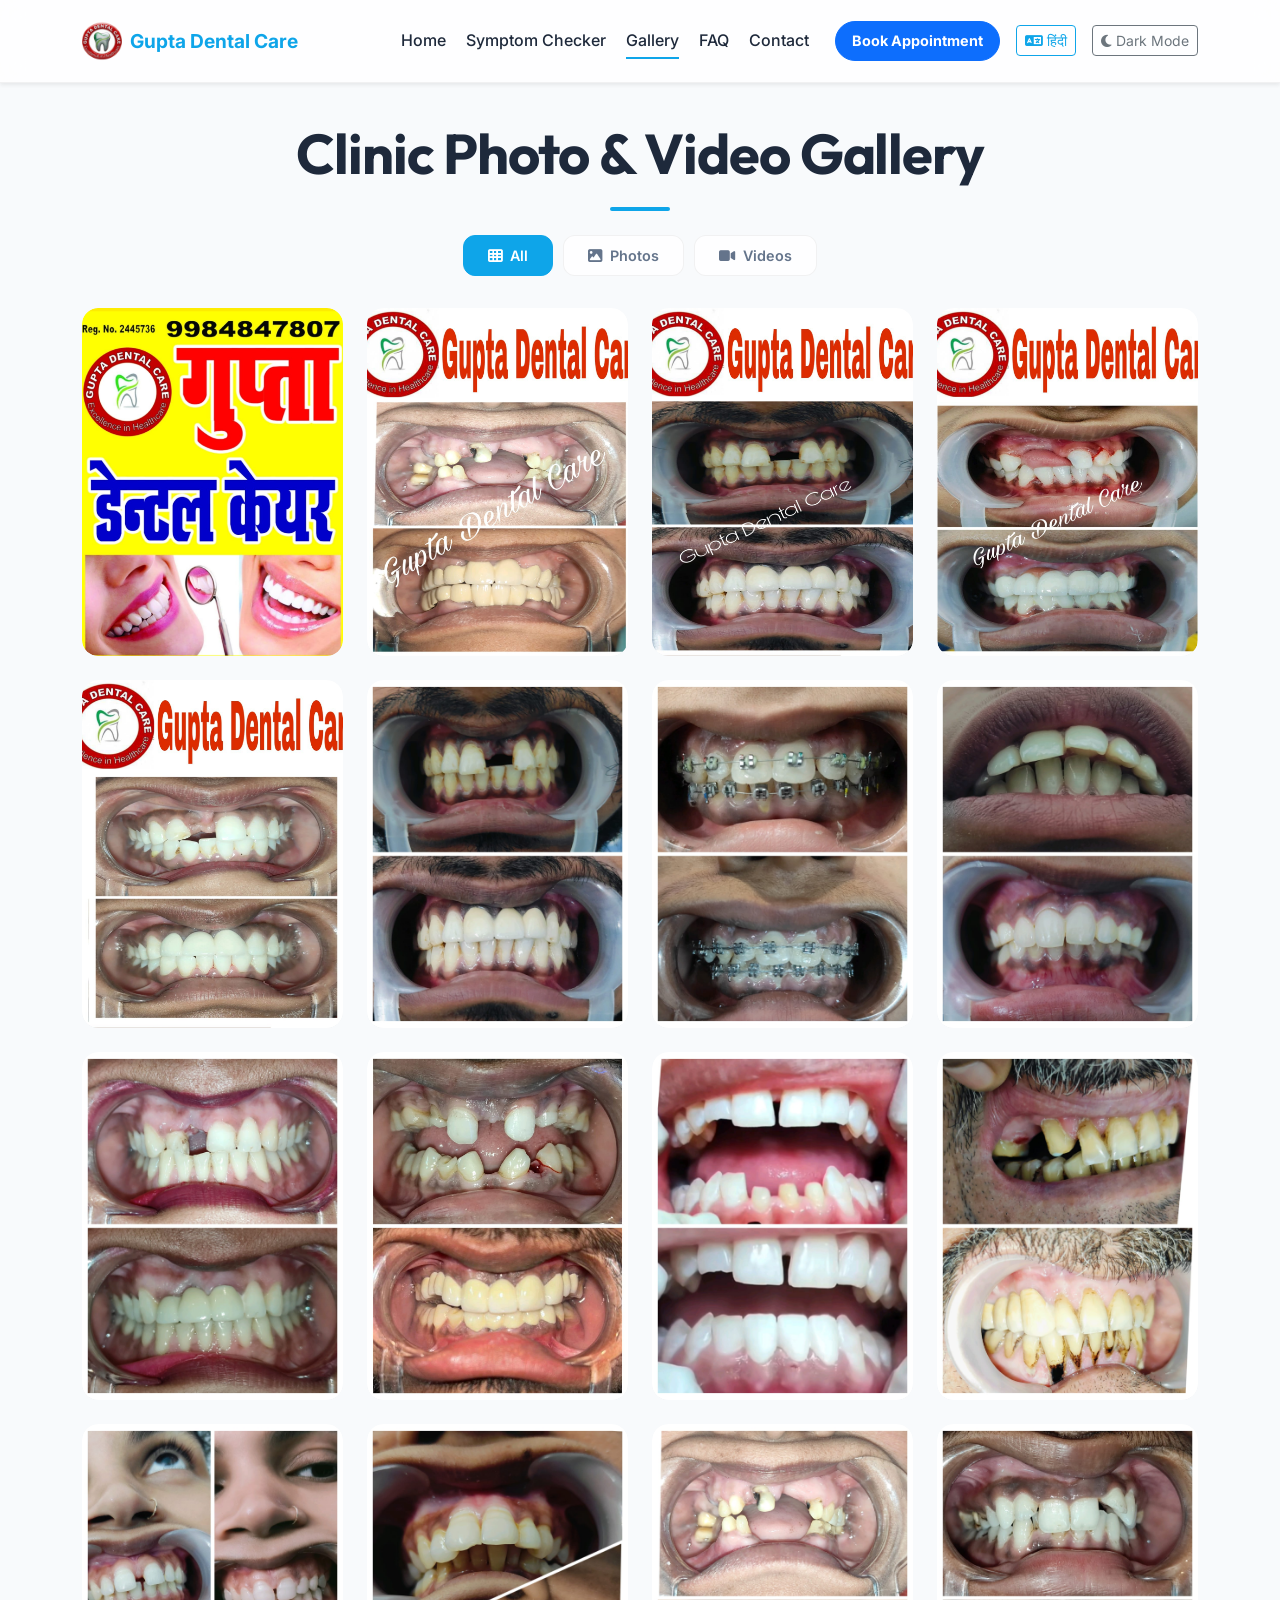
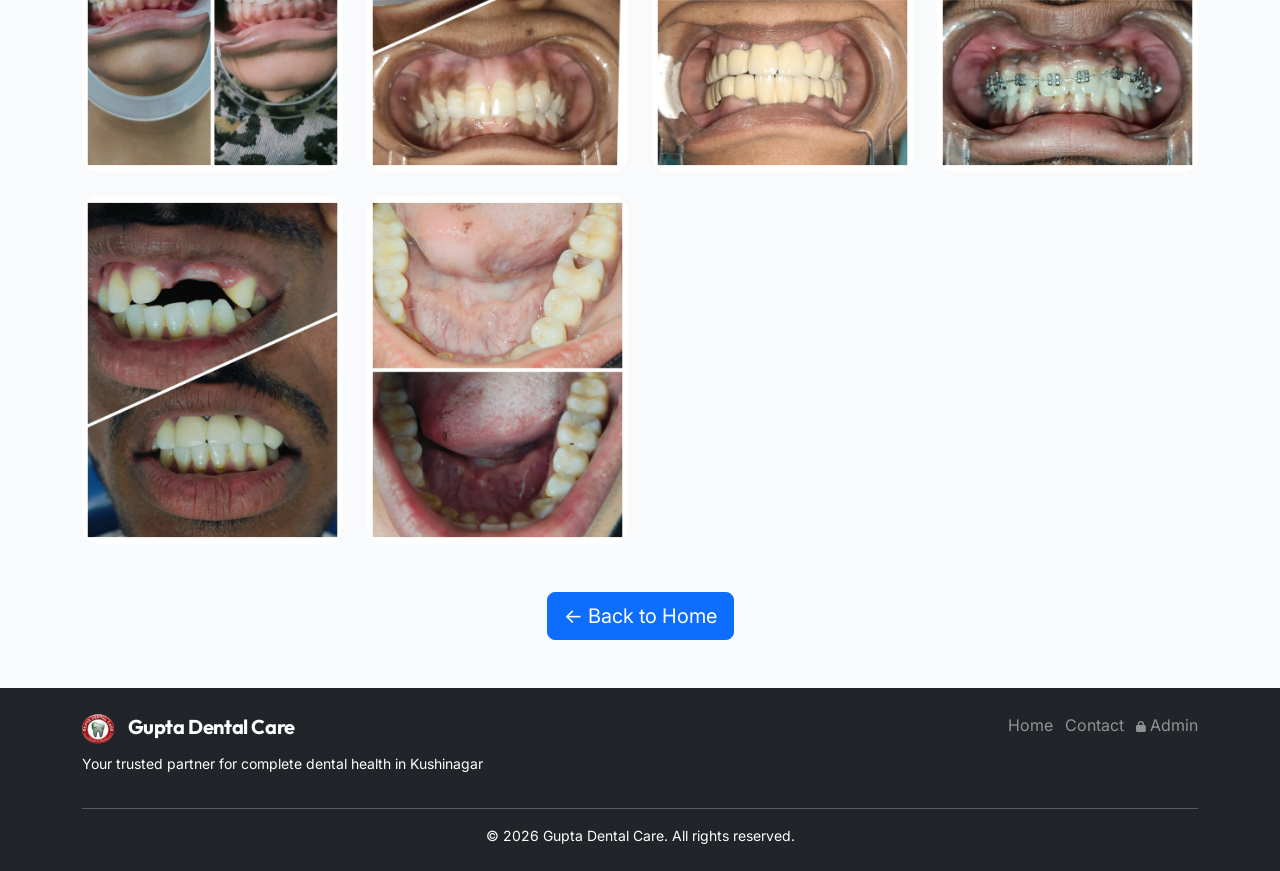
<file: gallery.html>
<!DOCTYPE html>
<html lang="en">

<head>
    <meta charset="UTF-8">
    <link rel="icon" type="image/png" href="favicon.png">
    <link rel="shortcut icon" type="image/x-icon" href="favicon.ico">
    <meta name="viewport" content="width=device-width, initial-scale=1.0">
    <meta name="description" content="View clinic photos and treatment videos of Gupta Dental Care - the best dental clinic in Kushinagar. Take a virtual tour of our modern dental hospital in Kasia Bazaar.">
    <meta name="keywords" content="gupta dental care gallery, dental clinic photos kushinagar, best dentist in kushinagar clinic, dental clinic inside photos, dentist hospital kasia bazaar">
    <title>Clinic Photo & Video Gallery | Gupta Dental Care Kushinagar</title>

    <!-- Canonical URL -->
    <link rel="canonical" href="https://bitcodeashishcloud.github.io/Gupta-Dental-Care/gallery.html">

    <!-- Open Graph / Facebook -->
    <meta property="og:type" content="website">
    <meta property="og:url" content="https://bitcodeashishcloud.github.io/Gupta-Dental-Care/gallery.html">
    <meta property="og:title" content="Clinic Photo & Video Gallery | Gupta Dental Care Kushinagar">
    <meta property="og:description" content="Explore photos and videos of Gupta Dental Care - the best dental clinic in Kushinagar (Gandhi Chauk, Kasia Bazaar). Take a look at our modern facility and advanced equipment.">
    <meta property="og:image" content="https://bitcodeashishcloud.github.io/Gupta-Dental-Care/logo.png">

    <!-- Twitter -->
    <meta property="twitter:card" content="summary_large_image">
    <meta property="twitter:url" content="https://bitcodeashishcloud.github.io/Gupta-Dental-Care/gallery.html">
    <meta property="twitter:title" content="Clinic Photo & Video Gallery | Gupta Dental Care Kushinagar">
    <meta property="twitter:description" content="Explore photos and videos of Gupta Dental Care - the best dental clinic in Kushinagar (Gandhi Chauk, Kasia Bazaar). Take a look at our modern facility and advanced equipment.">
    <meta property="twitter:image" content="https://bitcodeashishcloud.github.io/Gupta-Dental-Care/logo.png">
    <!-- Google Fonts -->
    <link
        href="https://fonts.googleapis.com/css2?family=Outfit:wght@300;400;500;600;700;800&family=Inter:wght@300;400;500;600;700&display=swap"
        rel="stylesheet">
    <link href="https://cdn.jsdelivr.net/npm/bootstrap@5.3.0/dist/css/bootstrap.min.css" rel="stylesheet">
    <link rel="stylesheet" href="https://cdnjs.cloudflare.com/ajax/libs/font-awesome/6.4.0/css/all.min.css">
    <link rel="stylesheet" href="styles.css">
    <style>
        /* Gallery page specific styles */
        .gallery-filter-bar {
            display: flex;
            justify-content: center;
            gap: 10px;
            margin-bottom: 32px;
            flex-wrap: wrap;
        }

        .gallery-filter-btn {
            padding: 8px 24px;
            background: var(--bg-surface);
            border: 1px solid var(--border-glass);
            border-radius: 12px;
            color: var(--text-muted);
            font-weight: 600;
            font-size: 0.9rem;
            cursor: pointer;
            transition: var(--transition);
            font-family: 'Inter', sans-serif;
        }

        .gallery-filter-btn.active {
            background: var(--primary);
            color: white;
            border-color: var(--primary);
        }

        .gallery-filter-btn:hover:not(.active) {
            border-color: var(--primary);
            color: var(--primary);
        }

        .gallery-video-item video {
            width: 100%;
            border-radius: 16px;
            cursor: pointer;
        }

        .gallery-loading {
            text-align: center;
            padding: 60px 20px;
            color: var(--text-muted);
        }

        .gallery-loading i {
            font-size: 2rem;
            margin-bottom: 16px;
            animation: spin 1s linear infinite;
        }

        @keyframes spin {
            to { transform: rotate(360deg); }
        }

        /* Lightbox */
        .lightbox-overlay {
            position: fixed;
            inset: 0;
            background: rgba(0, 0, 0, 0.95);
            z-index: 10000;
            display: none;
            align-items: center;
            justify-content: center;
            cursor: pointer;
        }

        .lightbox-overlay.active {
            display: flex;
        }

        .lightbox-overlay img,
        .lightbox-overlay video {
            max-width: 92%;
            max-height: 92%;
            border-radius: 12px;
            box-shadow: 0 10px 50px rgba(0, 0, 0, 0.5);
        }

        .lightbox-close {
            position: absolute;
            top: 20px;
            right: 30px;
            color: white;
            font-size: 2rem;
            cursor: pointer;
            z-index: 10001;
            transition: var(--transition);
        }

        .lightbox-close:hover {
            color: var(--primary);
            transform: scale(1.2);
        }
    </style>
</head>

<body>
    <!-- Navigation -->
    <nav class="navbar navbar-expand-lg navbar-dark fixed-top shadow-sm">
        <div class="container">
            <a class="navbar-brand d-flex align-items-center" href="index.html" style="max-width: 75%;">
                <img src="logo.png" alt="Gupta Dental Care Clinic Logo" style="height: 40px; width: auto; object-fit: contain;">
                <div class="brand-text ms-2 text-start text-truncate">
                    <span class="d-block fw-bold brand-title" style="font-size: 1.2rem; letter-spacing: 0;">Gupta Dental Care</span>
                </div>
            </a>
            <button class="navbar-toggler" type="button" data-bs-toggle="collapse" data-bs-target="#navbarNav"
                aria-label="Toggle navigation">
                <span class="navbar-toggler-icon"></span>
            </button>
            <div class="collapse navbar-collapse" id="navbarNav">
                <ul class="navbar-nav ms-auto align-items-center">
                    <li class="nav-item"><a class="nav-link" href="index.html#home" data-en="Home" data-hi="होम">Home</a></li>
                    <li class="nav-item"><a class="nav-link" href="symptoms.html" data-en="Symptom Checker" data-hi="लक्षण जांचकर्ता">Symptom Checker</a></li>
                    <li class="nav-item"><a class="nav-link active" href="gallery.html" data-en="Gallery" data-hi="गैलरी">Gallery</a></li>
                    <li class="nav-item"><a class="nav-link" href="index.html#faq" data-en="FAQ" data-hi="सामान्य प्रश्न">FAQ</a></li>
                    <li class="nav-item"><a class="nav-link" href="index.html#contact" data-en="Contact" data-hi="संपर्क">Contact</a></li>
                    <li class="nav-item ms-lg-3 mt-2 mt-lg-0 mb-2 mb-lg-0">
                        <a class="btn btn-primary nav-cta-btn px-3 py-2 fw-bold text-white" href="booking.html" data-en="Book Appointment" data-hi="अपॉइंटमेंट बुक करें" style="border-radius: 20px; font-size: 0.9rem; text-decoration: none;">Book Appointment</a>
                    </li>
                    <li class="nav-item ms-3">
                        <button class="btn btn-outline-primary btn-sm language-toggle" onclick="toggleLanguage()">
                            <i class="fas fa-language"></i> <span id="lang-text">हिंदी</span>
                        </button>
                    </li>
                    <li class="nav-item ms-3">
                        <button class="btn btn-outline-secondary btn-sm" id="bg-toggle" onclick="toggleBackgroundMode()">
                            <i class="fas fa-adjust"></i> <span id="bg-mode-text">Light Mode</span>
                        </button>
                    </li>
                </ul>
            </div>
        </div>
    </nav>

    <div class="container" style="margin-top: 120px;">
        <div class="text-center mb-4">
            <h1 class="display-4 fw-bold" data-en="Clinic Photo & Video Gallery" data-hi="क्लिनिक फोटो और वीडियो गैलरी">Clinic Photo & Video Gallery</h1>
            <div class="title-border"></div>
        </div>

        <!-- Filter Bar -->
        <div class="gallery-filter-bar">
            <button class="gallery-filter-btn active" onclick="filterGallery('all', this)">
                <i class="fas fa-th me-1"></i> <span data-en="All" data-hi="सभी">All</span>
            </button>
            <button class="gallery-filter-btn" onclick="filterGallery('image', this)">
                <i class="fas fa-image me-1"></i> <span data-en="Photos" data-hi="तस्वीरें">Photos</span>
            </button>
            <button class="gallery-filter-btn" onclick="filterGallery('video', this)">
                <i class="fas fa-video me-1"></i> <span data-en="Videos" data-hi="वीडियो">Videos</span>
            </button>
        </div>

        <div class="row g-4" id="dynamicGalleryContainer">
            <div class="gallery-loading">
                <i class="fas fa-circle-notch"></i>
                <p data-en="Loading gallery..." data-hi="गैलरी लोड हो रही है...">Loading gallery...</p>
            </div>
        </div>
        
        <div class="text-center my-5">
            <a href="index.html" class="btn btn-primary btn-lg" data-en="&larr; Back to Home" data-hi="&larr; होम पर वापस जाएं">&larr; Back to Home</a>
        </div>
    </div>

    <!-- Lightbox -->
    <div class="lightbox-overlay" id="lightbox" onclick="closeLightbox(event)">
        <span class="lightbox-close" onclick="closeLightbox(event)">&times;</span>
        <div id="lightboxContent"></div>
    </div>

    <!-- Footer -->
    <footer class="bg-dark text-white py-4 mt-5">
        <div class="container">
            <div class="row">
                <div class="col-md-6 mb-3 mb-md-0">
                    <h5><img src="logo.png" alt="Gupta Dental Care Clinic Logo"
                            style="height: 32px; width: auto; margin-right: 10px; vertical-align: middle;"> Gupta Dental
                        Care</h5>
                    <p class="small" data-en="Your trusted partner for complete dental health in Kushinagar" data-hi="कुशीनगर में संपूर्ण दंत स्वास्थ्य के लिए आपका विश्वसनीय साथी">Your trusted partner for complete dental health in Kushinagar</p>
                </div>
                <div class="col-md-6 text-md-end">
                    <ul class="list-inline mb-0">
                        <li class="list-inline-item"><a href="index.html#home"
                                class="text-white-50 text-decoration-none" data-en="Home" data-hi="होम">Home</a></li>
                        <li class="list-inline-item"><a href="index.html#contact"
                                class="text-white-50 text-decoration-none" data-en="Contact" data-hi="संपर्क">Contact</a></li>
                        <li class="list-inline-item"><a href="admin.html"
                                class="text-white-50 text-decoration-none"><i class="fas fa-lock me-1" style="font-size: 0.7rem;"></i>Admin</a></li>
                    </ul>
                </div>
            </div>
            <hr class="bg-white my-3">
            <div class="text-center small">
                <p class="mb-0">&copy; 2026 Gupta Dental Care. All rights reserved.</p>
            </div>
        </div>
    </footer>

    <!-- Bootstrap JS & App JS -->
    <script src="https://cdn.jsdelivr.net/npm/bootstrap@5.3.0/dist/js/bootstrap.bundle.min.js"></script>
    <script src="script.js"></script>
    <script>
        // Configuration from Admin Panel
        let cloudinaryConfig = {
            cloudName: 'dnamua01d', // Your New Cloud Name
            galleryTag: 'gupta_dental_gallery'
        };

        // Static gallery items based on local Gallery folder (Fallback)
        const localImages = [
            "1_A.jpeg", "2_A.jpeg", "3_A.jpeg", "4_A.jpeg", "5_A.jpeg", "6_A.jpeg",
            "7_A.jpeg", "8_A.jpeg", "9_A.jpeg", "10_A.jpeg", "11_A.jpeg", "12_A.jpeg",
            "13_A.jpeg", "14_A.jpeg", "15_A.jpeg", "16_A.jpeg", "17_A.jpeg", "18_A.jpeg"
        ];

        async function initGallery() {
            // Load config from localStorage
            const saved = localStorage.getItem('cloudinary_config');
            if (saved) {
                cloudinaryConfig = JSON.parse(saved);
            }

            if (cloudinaryConfig.cloudName && cloudinaryConfig.galleryTag) {
                try {
                    await fetchCloudinaryImages();
                } catch (error) {
                    console.warn("Cloudinary fetch failed, falling back to local images:", error);
                    renderLocalGallery();
                }
            } else {
                renderLocalGallery();
            }
        }

        async function fetchCloudinaryImages() {
            const container = document.getElementById('dynamicGalleryContainer');
            const url = `https://res.cloudinary.com/${cloudinaryConfig.cloudName}/image/list/${cloudinaryConfig.galleryTag}.json?cb=${Date.now()}`;
            
            const response = await fetch(url);
            
            if (!response.ok) {
                console.error("Cloudinary Error:", response.status, response.statusText);
                if (response.status === 404) {
                    console.warn("No images found with tag:", cloudinaryConfig.galleryTag);
                } else if (response.status === 403) {
                    alert("Gallery configuration issue: You must enable 'Resource List' in your Cloudinary Security settings.");
                }
                throw new Error("Could not fetch resources");
            }
            
            const data = await response.json();
            const resources = (data.resources || []).reverse();
            
            console.log(`Successfully loaded ${resources.length} images from Cloudinary.`);
            
            if (resources.length === 0) {
                console.log("Empty gallery found, showing local folder images as fallback.");
                renderLocalGallery();
                return;
            }

            container.innerHTML = '';
            resources.forEach(res => {
                const col = document.createElement('div');
                col.className = 'col-lg-3 col-md-4 col-sm-6';
                
                // Optimized Cloudinary URL
                const fileUrl = `https://res.cloudinary.com/${cloudinaryConfig.cloudName}/image/upload/f_auto,q_auto/${res.public_id}.${res.format}`;
                const thumbUrl = `https://res.cloudinary.com/${cloudinaryConfig.cloudName}/image/upload/w_500,h_500,c_fill,f_auto,q_auto/${res.public_id}.${res.format}`;
                
                col.innerHTML = `
                    <div class="gallery-item premium-hover" onclick="openLightbox('image', '${fileUrl}')">
                        <img src="${thumbUrl}" alt="Gupta Dental Care Clinic Gallery Photo - Kushinagar" class="img-fluid rounded-4 shadow-sm gallery-img" loading="lazy">
                        <div class="gallery-overlay rounded-4">
                            <i class="fas fa-search-plus fs-2 text-white"></i>
                        </div>
                    </div>
                `;
                container.appendChild(col);
            });
        }

        function renderLocalGallery() {
            const container = document.getElementById('dynamicGalleryContainer');
            container.innerHTML = '';

            localImages.forEach(imgName => {
                const col = document.createElement('div');
                col.className = 'col-lg-3 col-md-4 col-sm-6';
                const fileUrl = 'Gallery/' + imgName;
                
                col.innerHTML = `
                    <div class="gallery-item premium-hover" onclick="openLightbox('image', '${fileUrl}')">
                        <img src="${fileUrl}" alt="Gupta Dental Care Clinic Gallery Photo - Kushinagar" class="img-fluid rounded-4 shadow-sm gallery-img" loading="lazy">
                        <div class="gallery-overlay rounded-4">
                            <i class="fas fa-search-plus fs-2 text-white"></i>
                        </div>
                    </div>
                `;
                container.appendChild(col);
            });

            // Add a badge indicating these are local fallback images if no cloudinary config
            if (!cloudinaryConfig.cloudName) {
                console.log("Showing local gallery (no Cloudinary config)");
            }
        }

        // Filter function
        function filterGallery(type, btn) {
            document.querySelectorAll('.gallery-filter-btn').forEach(b => b.classList.remove('active'));
            btn.classList.add('active');
            
            if (type === 'video') {
                const container = document.getElementById('dynamicGalleryContainer');
                container.innerHTML = '<div class="col-12 text-center text-muted py-5"><i class="fas fa-video-slash mb-3 fa-2x"></i><p>No videos available at the moment.</p></div>';
            } else {
                initGallery();
            }
        }

        // Lightbox
        function openLightbox(type, url) {
            const overlay = document.getElementById('lightbox');
            const content = document.getElementById('lightboxContent');

            if (type === 'video') {
                content.innerHTML = `<video src="${url}" controls autoplay style="max-width:92vw;max-height:90vh;border-radius:12px;"></video>`;
            } else {
                content.innerHTML = `<img src="${url}" alt="Gallery" style="max-width:92vw;max-height:90vh;border-radius:12px;">`;
            }
            overlay.classList.add('active');
            document.body.style.overflow = 'hidden';
        }

        function closeLightbox(e) {
            if (e.target.id === 'lightbox' || e.target.classList.contains('lightbox-close')) {
                document.getElementById('lightbox').classList.remove('active');
                document.getElementById('lightboxContent').innerHTML = '';
                document.body.style.overflow = '';
            }
        }

        document.addEventListener('keydown', (e) => {
            if (e.key === 'Escape') {
                const lightbox = document.getElementById('lightbox');
                if (lightbox && lightbox.classList.contains('active')) {
                    lightbox.classList.remove('active');
                    document.getElementById('lightboxContent').innerHTML = '';
                    document.body.style.overflow = '';
                }
            }
        });

        // Initialize on load
        window.onload = initGallery;
    </script>
</body>

</html>
</file>
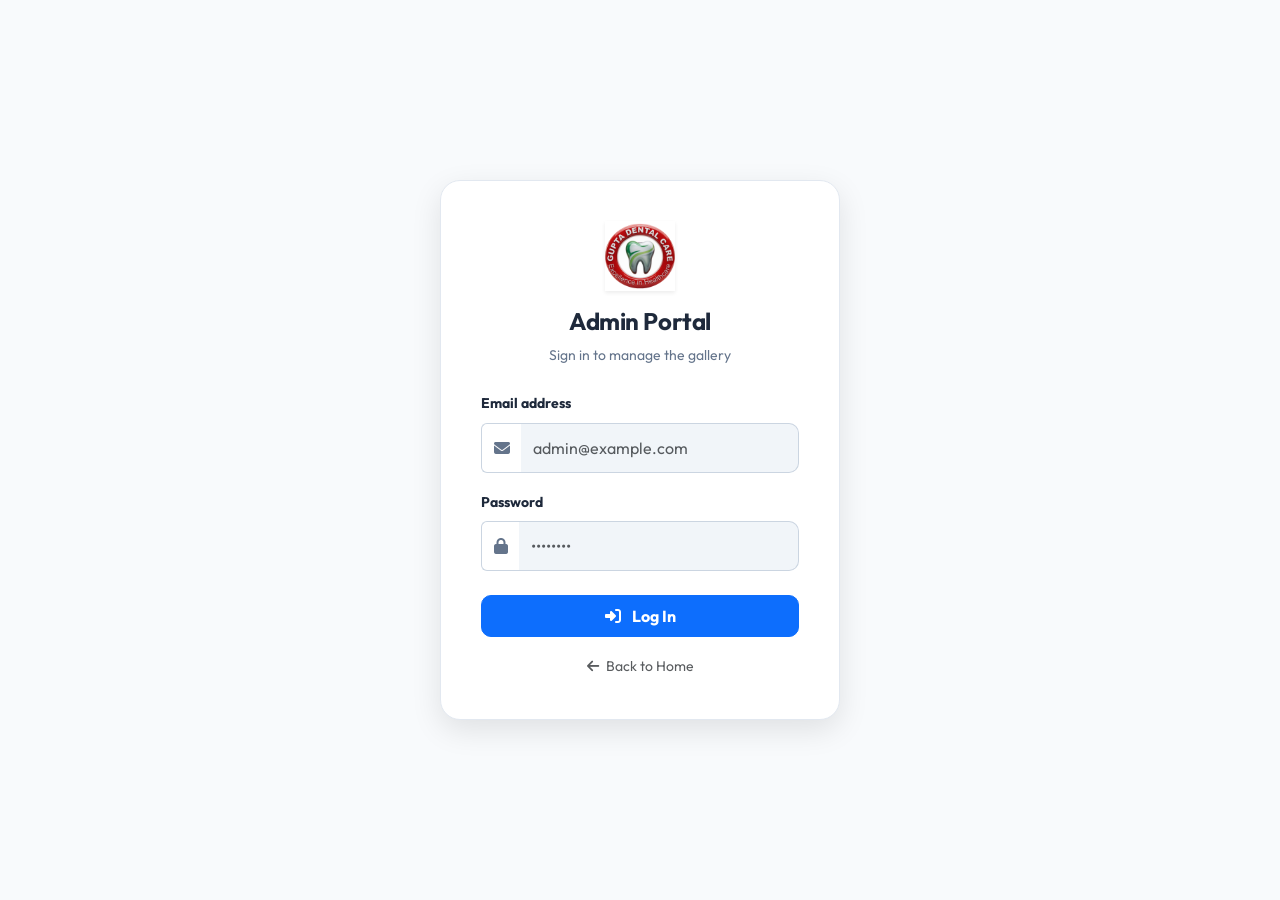
<file: login.html>
<!DOCTYPE html>
<html lang="en">

<head>
    <meta charset="UTF-8">
    <link rel="icon" type="image/png" href="favicon.png">
    <link rel="shortcut icon" type="image/x-icon" href="favicon.ico">
    <meta name="viewport" content="width=device-width, initial-scale=1.0">
    <title>Admin Login | Gupta Dental Care</title>
    <!-- Google Fonts -->
    <link href="https://fonts.googleapis.com/css2?family=Outfit:wght@300;400;500;600;700;800&family=Inter:wght@300;400;500;600;700&display=swap" rel="stylesheet">
    <link href="https://cdn.jsdelivr.net/npm/bootstrap@5.3.0/dist/css/bootstrap.min.css" rel="stylesheet">
    <link rel="stylesheet" href="https://cdnjs.cloudflare.com/ajax/libs/font-awesome/6.4.0/css/all.min.css">
    <link rel="stylesheet" href="styles.css">
    <style>
        body {
            display: flex;
            align-items: center;
            justify-content: center;
            min-height: 100vh;
            background: var(--bg-main, #0f172a);
            color: var(--text-main, #f8fafc);
            margin: 0;
            font-family: 'Outfit', sans-serif;
        }
        .login-card {
            background: var(--bg-surface, #1e293b);
            border: 1px solid var(--border-glass, rgba(255, 255, 255, 0.1));
            border-radius: 20px;
            padding: 40px;
            box-shadow: 0 10px 30px rgba(0, 0, 0, 0.5);
            backdrop-filter: blur(10px);
            width: 100%;
            max-width: 400px;
            margin: 20px;
        }
        .login-card .form-control {
            background: rgba(255, 255, 255, 0.05);
            border: 1px solid var(--border-glass, rgba(255, 255, 255, 0.1));
            color: var(--text-main, #f8fafc);
            border-radius: 10px;
            padding: 12px;
        }
        .login-card .form-control:focus {
            background: rgba(255, 255, 255, 0.1);
            box-shadow: none;
            border-color: var(--primary, #0ea5e9);
        }
        .login-card .input-group-text {
            border: 1px solid var(--border-glass, rgba(255, 255, 255, 0.1));
            color: #94a3b8;
        }
        body.light-mode {
            background: #f8fafc;
        }
        body.light-mode .login-card {
            background: #ffffff;
            box-shadow: 0 10px 30px rgba(0, 0, 0, 0.1);
            border-color: #e2e8f0;
        }
        body.light-mode .login-card .form-control {
            background: #f1f5f9;
            border-color: #cbd5e1;
            color: #334155;
        }
        body.light-mode .input-group-text {
            border-color: #cbd5e1;
            color: #64748b;
        }
        body.light-mode p.text-muted {
            color: #64748b !important;
        }
    </style>
</head>

<body>
    <div class="login-card">
        <div class="text-center mb-4">
            <img src="logo.png" alt="Logo" style="height: 70px; object-fit: contain;" class="mb-3 shadow-sm">
            <h4 class="fw-bold">Admin Portal</h4>
            <p class="text-muted small">Sign in to manage the gallery</p>
        </div>
        <form id="loginForm">
            <div id="errorMsg" class="alert alert-danger d-none small py-2 mb-3"><i class="fas fa-exclamation-circle me-1"></i> Invalid credentials</div>
            <div class="mb-3">
                <label class="form-label small fw-bold">Email address</label>
                <div class="input-group">
                    <span class="input-group-text bg-transparent border-end-0"><i class="fas fa-envelope"></i></span>
                    <input type="email" id="email" class="form-control border-start-0" required placeholder="admin@example.com">
                </div>
            </div>
            <div class="mb-4">
                <label class="form-label small fw-bold">Password</label>
                <div class="input-group">
                    <span class="input-group-text bg-transparent border-end-0"><i class="fas fa-lock"></i></span>
                    <input type="password" id="password" class="form-control border-start-0" required placeholder="••••••••">
                </div>
            </div>
            <button type="submit" class="btn btn-primary w-100 py-2 fw-bold" style="border-radius: 10px;">
                <i class="fas fa-sign-in-alt me-2"></i> Log In
            </button>
        </form>
        <div class="text-center mt-3">
             <a href="index.html" class="text-decoration-none small text-muted"><i class="fas fa-arrow-left me-1"></i> Back to Home</a>
        </div>
    </div>

    <script src="admin.js"></script>
</body>

</html>
</file>
<file: styles.css>
/* 
=====================================================
Gupta Dental Care - Premium Modern Design System
Aesthetics: Rich, Bold, Glassmorphic, and Responsive
=====================================================
*/

:root {
    /* Colors */
    --primary: #0EA5E9;
    --primary-dark: #0284C7;
    --secondary: #F59E0B;
    --accent: #10B981;

    /* Dark Mode Defaults */
    --bg-body: #0F172A;
    --bg-surface: rgba(30, 41, 59, 0.7);
    --text-main: #F8FAFC;
    --text-muted: #94A3B8;
    --border-glass: rgba(255, 255, 255, 0.1);
    --shadow-glass: 0 8px 32px 0 rgba(0, 0, 0, 0.37);
    --nav-bg: rgba(15, 23, 42, 0.8);

    /* Transition */
    --transition: all 0.4s cubic-bezier(0.4, 0, 0.2, 1);
}

/* Light Mode Overrides */
body.light-mode {
    --bg-body: #F8FAFC;
    --bg-surface: rgba(255, 255, 255, 0.8);
    --text-main: #1E293B;
    --text-muted: #64748B;
    --border-glass: rgba(0, 0, 0, 0.05);
    --shadow-glass: 0 8px 32px 0 rgba(31, 38, 135, 0.1);
    --nav-bg: rgba(255, 255, 255, 0.8);
}

/* ==================== Reset & Base ==================== */
* {
    margin: 0;
    padding: 0;
    box-sizing: border-box;
}

body {
    font-family: 'Inter', 'Noto Sans Devanagari', sans-serif;
    background-color: var(--bg-body);
    color: var(--text-main);
    line-height: 1.6;
    overflow-x: hidden;
    transition: background-color 0.5s ease, color 0.5s ease;
}

h1,
h2,
h3,
h4,
h5,
h6 {
    font-family: 'Outfit', sans-serif;
    font-weight: 700;
    letter-spacing: -0.02em;
}

section {
    padding: 100px 0;
}

.title-border {
    width: 60px;
    height: 4px;
    background: var(--primary);
    margin: 20px auto;
    border-radius: 2px;
}

/* ==================== Navigation ==================== */
.navbar {
    background: var(--nav-bg) !important;
    backdrop-filter: blur(12px);
    -webkit-backdrop-filter: blur(12px);
    border-bottom: 1px solid var(--border-glass);
    padding: 1rem 0;
    transition: var(--transition);
}

.navbar-brand {
    font-size: 1.5rem;
    color: var(--primary) !important;
}

.nav-link {
    color: var(--text-main) !important;
    font-weight: 500;
    margin: 0 10px;
    position: relative;
    padding: 5px 0 !important;
}

.nav-link::after {
    content: '';
    position: absolute;
    bottom: 0;
    left: 0;
    width: 0;
    height: 2px;
    background: var(--primary);
    transition: var(--transition);
}

.nav-link:hover::after,
.nav-link.active::after {
    width: 100%;
}

.nav-link:hover {
    color: var(--primary) !important;
}

/* ==================== Hero Section ==================== */
.hero-section {
    min-height: 100vh;
    display: flex;
    align-items: center;
    background: radial-gradient(circle at top right, rgba(14, 165, 233, 0.1), transparent),
        radial-gradient(circle at bottom left, rgba(14, 165, 233, 0.05), transparent);
    padding-top: 100px;
}

.hero-content h1 {
    font-size: clamp(2.5rem, 5vw, 4rem);
    line-height: 1.1;
    margin-bottom: 1.5rem;
    background: linear-gradient(135deg, var(--text-main) 30%, var(--primary));
    -webkit-background-clip: text;
    -webkit-text-fill-color: transparent;
}

.hero-buttons .btn {
    padding: 12px 32px;
    border-radius: 12px;
    font-weight: 600;
    transform: translateY(0);
    transition: var(--transition);
}

.hero-buttons .btn:hover {
    transform: translateY(-5px);
    box-shadow: 0 10px 20px -10px var(--primary);
}

.hero-image img {
    border: 8px solid var(--border-glass);
    box-shadow: var(--shadow-glass);
    animation: float 6s ease-in-out infinite;
}

@keyframes float {

    0%,
    100% {
        transform: translateY(0);
    }

    50% {
        transform: translateY(-20px);
    }
}

/* ==================== Trust Section ==================== */
.trust-section {
    background: var(--bg-surface);
    backdrop-filter: blur(10px);
    border: 1px solid var(--border-glass);
    margin-top: -50px;
    border-radius: 20px;
    box-shadow: var(--shadow-glass);
    z-index: 10;
    position: relative;
}

.trust-item h5 {
    font-size: 1.1rem;
    color: var(--primary);
}

/* ==================== Service Cards ==================== */
.service-card {
    background: var(--bg-surface);
    backdrop-filter: blur(8px);
    border: 1px solid var(--border-glass);
    padding: 40px 30px;
    border-radius: 24px;
    height: 100%;
    transition: var(--transition);
    position: relative;
    overflow: hidden;
}

.service-card::before {
    content: '';
    position: absolute;
    top: 0;
    left: 0;
    width: 100%;
    height: 100%;
    background: linear-gradient(135deg, transparent, rgba(14, 165, 233, 0.05));
    opacity: 0;
    transition: var(--transition);
    pointer-events: none;
}

.service-card:hover {
    transform: translateY(-10px);
    border-color: var(--primary);
    box-shadow: var(--shadow-glass);
}

.service-card:hover::before {
    opacity: 1;
}

.service-icon {
    width: 60px;
    height: 60px;
    background: rgba(14, 165, 233, 0.1);
    color: var(--primary);
    border-radius: 16px;
    display: flex;
    align-items: center;
    justify-content: center;
    font-size: 1.8rem;
    margin: 0 auto 20px;
    transition: var(--transition);
}

.service-card:hover .service-icon {
    background: var(--primary);
    color: white;
    transform: rotate(10deg);
}

/* ==================== Testimonials ==================== */
.testimonial-card {
    background: var(--bg-surface);
    backdrop-filter: blur(8px);
    border: 1px solid var(--border-glass);
    padding: 30px;
    border-radius: 24px;
    height: 100%;
    transition: var(--transition);
}

.testimonial-card:hover {
    box-shadow: var(--shadow-glass);
}

.rating i {
    color: var(--secondary);
    margin-right: 2px;
}

.testimonial-text {
    font-size: 0.95rem;
    color: var(--text-muted);
}

.testimonial-scroll-container {
    display: flex;
    overflow-x: auto;
    scroll-snap-type: x mandatory;
    gap: 1.5rem;
    padding-bottom: 20px;
    -ms-overflow-style: none;  /* IE and Edge */
    scrollbar-width: none;  /* Firefox */
}

.testimonial-scroll-container::-webkit-scrollbar {
    display: none;
}

.testimonial-wrap {
    flex: 0 0 calc(33.333% - 1rem);
    scroll-snap-align: start;
    min-width: 300px;
}

/* ==================== Contact & Footer ==================== */
.contact-card {
    background: var(--bg-surface);
    border: 1px solid var(--border-glass);
    padding: 30px;
    border-radius: 24px;
    transition: var(--transition);
}

.contact-icon {
    color: var(--primary);
    font-size: 1.5rem;
    margin-bottom: 15px;
}

footer {
    background: var(--bg-surface) !important;
    border-top: 1px solid var(--border-glass);
}

/* ==================== Floating Buttons ==================== */
.floating-buttons {
    position: fixed;
    bottom: 30px;
    right: 30px;
    display: flex;
    flex-direction: column;
    gap: 15px;
    z-index: 1000;
}

.floating-btn {
    width: 55px;
    height: 55px;
    border-radius: 50%;
    background: var(--primary);
    color: white;
    display: flex;
    align-items: center;
    justify-content: center;
    font-size: 1.2rem;
    box-shadow: 0 10px 25px rgba(14, 165, 233, 0.4);
    transition: var(--transition);
    text-decoration: none;
}

.floating-btn:hover {
    transform: scale(1.1);
    color: white;
}

.whatsapp-btn {
    background: #25D366;
    box-shadow: 0 10px 25px rgba(37, 211, 102, 0.4);
}

/* ==================== Dark Mode Logic Refinement ==================== */
/* The toggleLanguage and toggleBackgroundMode in HTML rely on these */
body.light-mode .btn-outline-primary {
    color: var(--primary);
    border-color: var(--primary);
}

body.light-mode .bg-light {
    background-color: #F1F5F9 !important;
}

/* Gallery Hover Fix */
.gallery-item {
    position: relative;
    border-radius: 16px;
    overflow: hidden;
    cursor: pointer;
}

.gallery-overlay {
    position: absolute;
    inset: 0;
    background: rgba(14, 165, 233, 0.8);
    display: flex;
    align-items: center;
    justify-content: center;
    opacity: 0;
    transition: var(--transition);
}

.gallery-item:hover .gallery-overlay {
    opacity: 1;
}

.gallery-img {
    width: 100%;
    aspect-ratio: 3 / 2; /* Ensures 600x400 visual ratio */
    object-fit: cover;
    transition: transform 0.6s cubic-bezier(0.4, 0, 0.2, 1);
}

#homeDynamicGallery .gallery-img {
    aspect-ratio: 4 / 3;
}

#dynamicGalleryContainer .gallery-img {
    aspect-ratio: 3 / 4;
}

.premium-hover {
    overflow: hidden;
    position: relative;
    border: 3px solid transparent;
    transition: var(--transition);
}

.premium-hover:hover {
    border-color: var(--gold);
    box-shadow: 0 15px 35px rgba(15, 23, 42, 0.2);
    transform: translateY(-8px);
}

.premium-hover:hover .gallery-img {
    transform: scale(1.1);
}

/* Responsive Fixes */
@media (max-width: 768px) {
    section {
        padding: 60px 0;
    }

    .hero-section {
        text-align: center;
    }

    .hero-buttons {
        justify-content: center;
    }

    .trust-section {
        margin-top: 20px;
    }
    
    .testimonial-wrap {
        flex: 0 0 calc(100% - 1rem); /* 1 item clearly centered on mobile */
    }
}

/* Gallery Hover */
.gallery-item {
    overflow: hidden;
    border: 5px solid var(--gold);
    transition: all 0.4s ease;
}

.gallery-item:hover {
    transform: scale(1.05);
    box-shadow: var(--shadow-solid);
}

.gallery-overlay {
    background: rgba(15, 23, 42, 0.9);
}

/* Responsive */
@media (max-width: 991px) {
    .testimonial-wrap {
        flex: 0 0 calc(50% - 1rem); /* 2 items on tablets */
    }

    section {
        padding: 80px 0;
    }

    .hero-content h1 {
        font-size: 3rem;
    }
}

/* ==================== Next-Gen Booking Wizard Styles ==================== */
.booking-section {
    padding-top: 130px;
    background: radial-gradient(circle at 10% 20%, rgba(14, 165, 233, 0.08) 0%, transparent 40%),
                radial-gradient(circle at 90% 80%, rgba(16, 185, 129, 0.05) 0%, transparent 40%),
                radial-gradient(circle at 50% 50%, rgba(245, 158, 11, 0.02) 0%, transparent 50%);
}

.booking-card {
    background: var(--bg-surface);
    backdrop-filter: blur(16px);
    -webkit-backdrop-filter: blur(16px);
    border: 1px solid var(--border-glass);
    border-radius: 30px;
    box-shadow: var(--shadow-glass);
    padding: 40px;
    transition: var(--transition);
    position: relative;
    overflow: hidden;
}

.booking-card::after {
    content: '';
    position: absolute;
    top: 0;
    left: 0;
    width: 100%;
    height: 4px;
    background: linear-gradient(90deg, var(--primary), var(--accent), var(--secondary));
}

.booking-card:hover {
    box-shadow: 0 30px 60px rgba(0, 0, 0, 0.2);
}

.booking-title {
    font-size: 2.2rem;
    font-weight: 800;
    margin-bottom: 8px;
    background: linear-gradient(135deg, var(--text-main) 30%, var(--primary));
    -webkit-background-clip: text;
    -webkit-text-fill-color: transparent;
}

.booking-subtitle {
    color: var(--text-muted);
    font-size: 0.95rem;
    margin-bottom: 40px;
}

/* Multi-Step Wizard Progress Bar */
.step-progress-bar {
    display: flex;
    align-items: center;
    justify-content: space-between;
    position: relative;
}

.progress-step {
    display: flex;
    flex-direction: column;
    align-items: center;
    position: relative;
    z-index: 2;
    flex: 1;
}

.progress-step-icon {
    width: 40px;
    height: 40px;
    border-radius: 50%;
    background: rgba(15, 23, 42, 0.4);
    border: 2px solid var(--border-glass);
    color: var(--text-muted);
    display: flex;
    align-items: center;
    justify-content: center;
    font-weight: 700;
    font-size: 0.95rem;
    transition: var(--transition);
}

body.light-mode .progress-step-icon {
    background: #E2E8F0;
    color: #64748B;
}

.progress-step-label {
    font-size: 0.8rem;
    font-weight: 600;
    color: var(--text-muted);
    margin-top: 8px;
    text-transform: uppercase;
    letter-spacing: 0.05em;
    transition: var(--transition);
}

.progress-line {
    height: 3px;
    background: var(--border-glass);
    flex-grow: 1;
    margin: 0 -20px;
    margin-bottom: 24px;
    position: relative;
    z-index: 1;
    transition: var(--transition);
}

.progress-step.active .progress-step-icon {
    background: var(--primary);
    border-color: var(--primary);
    color: white;
    box-shadow: 0 0 15px rgba(14, 165, 233, 0.4);
}

.progress-step.active .progress-step-label {
    color: var(--primary);
}

.progress-step.completed .progress-step-icon {
    background: var(--accent);
    border-color: var(--accent);
    color: white;
}

.progress-step.completed .progress-step-label {
    color: var(--accent);
}

.progress-line.filled {
    background: var(--primary);
}

/* Wizard Steps Display */
.wizard-step-panel {
    display: none;
    animation: fadeIn 0.4s ease-in-out forwards;
}

.wizard-step-panel.active {
    display: block;
}

@keyframes fadeIn {
    from {
        opacity: 0;
        transform: translateY(10px);
    }
    to {
        opacity: 1;
        transform: translateY(0);
    }
}

/* Treatment Card Selection Grid */
.treatment-grid-container {
    max-height: 420px;
    overflow-y: auto;
    padding-right: 5px;
    margin-bottom: 25px;
}

/* Scrollbar for grid */
.treatment-grid-container::-webkit-scrollbar {
    width: 5px;
}
.treatment-grid-container::-webkit-scrollbar-track {
    background: rgba(14, 165, 233, 0.02);
}
.treatment-grid-container::-webkit-scrollbar-thumb {
    background: rgba(14, 165, 233, 0.2);
    border-radius: 10px;
}

.treatment-card-option {
    background: rgba(15, 23, 42, 0.2);
    border: 1px solid var(--border-glass);
    border-radius: 16px;
    padding: 20px;
    text-align: center;
    cursor: pointer;
    transition: var(--transition);
    height: 100%;
    display: flex;
    flex-direction: column;
    align-items: center;
    justify-content: center;
}

body.light-mode .treatment-card-option {
    background: rgba(255, 255, 255, 0.5);
}

.treatment-card-option:hover {
    transform: translateY(-5px);
    border-color: var(--primary);
    background: rgba(14, 165, 233, 0.05);
}

.treatment-card-option.selected {
    border-color: var(--primary) !important;
    background: linear-gradient(135deg, rgba(14, 165, 233, 0.1), rgba(14, 165, 233, 0.2)) !important;
    box-shadow: 0 8px 25px rgba(14, 165, 233, 0.15);
}

body.light-mode .treatment-card-option.selected {
    background: linear-gradient(135deg, rgba(14, 165, 233, 0.05), rgba(14, 165, 233, 0.15)) !important;
}

.treatment-option-icon {
    width: 50px;
    height: 50px;
    border-radius: 12px;
    background: rgba(14, 165, 233, 0.1);
    color: var(--primary);
    display: flex;
    align-items: center;
    justify-content: center;
    font-size: 1.4rem;
    margin-bottom: 12px;
    transition: var(--transition);
}

.treatment-card-option.selected .treatment-option-icon {
    background: var(--primary);
    color: white;
    transform: scale(1.1);
}

.treatment-option-title {
    font-size: 0.88rem;
    font-weight: 700;
}

/* Time Slot Buttons */
.time-slot-btn {
    background: rgba(15, 23, 42, 0.2);
    border: 1px solid var(--border-glass);
    color: var(--text-main);
    border-radius: 12px;
    padding: 12px 8px;
    font-size: 0.9rem;
    font-weight: 600;
    text-align: center;
    cursor: pointer;
    transition: var(--transition);
}

body.light-mode .time-slot-btn {
    background: rgba(255, 255, 255, 0.5);
}

.time-slot-btn:hover {
    border-color: var(--primary);
    background: rgba(14, 165, 233, 0.05);
    transform: translateY(-2px);
}

.time-slot-btn.selected {
    background: var(--primary) !important;
    border-color: var(--primary) !important;
    color: white !important;
    box-shadow: 0 8px 20px -5px var(--primary);
}

/* Sidebar Info Card */
.info-sidebar-card {
    background: var(--bg-surface);
    backdrop-filter: blur(16px);
    -webkit-backdrop-filter: blur(16px);
    border: 1px solid var(--border-glass);
    border-radius: 30px;
    box-shadow: var(--shadow-glass);
    padding: 35px;
    height: 100%;
}

.status-badge {
    display: inline-flex;
    align-items: center;
    gap: 6px;
    padding: 6px 12px;
    border-radius: 20px;
    font-weight: 700;
    font-size: 0.8rem;
    text-transform: uppercase;
}

.status-badge.open {
    background: rgba(16, 185, 129, 0.1);
    color: var(--accent);
}

.sidebar-title {
    font-size: 1.5rem;
    font-weight: 800;
    margin-top: 15px;
    margin-bottom: 20px;
}

.schedule-list-item {
    display: flex;
    justify-content: space-between;
    padding: 12px 0;
    border-bottom: 1px solid var(--border-glass);
    font-size: 0.92rem;
}

.schedule-list-item:last-child {
    border-bottom: none;
}

.schedule-day {
    font-weight: 600;
}

.schedule-time {
    color: var(--text-muted);
}

.sidebar-info-item {
    display: flex;
    gap: 15px;
    margin-bottom: 25px;
}

.sidebar-info-item:last-child {
    margin-bottom: 0;
}

.sidebar-info-icon {
    width: 45px;
    height: 45px;
    background: rgba(14, 165, 233, 0.1);
    color: var(--primary);
    border-radius: 12px;
    display: flex;
    align-items: center;
    justify-content: center;
    font-size: 1.2rem;
    flex-shrink: 0;
}

.sidebar-info-text h6 {
    margin-bottom: 4px;
    font-weight: 600;
}

.sidebar-info-text p {
    margin-bottom: 0;
    font-size: 0.88rem;
    color: var(--text-muted);
}

/* Success Card */
.success-card {
    text-align: center;
    padding: 20px 10px;
}

.success-icon-wrap {
    width: 80px;
    height: 80px;
    background: rgba(16, 185, 129, 0.1);
    color: var(--accent);
    border-radius: 50%;
    display: flex;
    align-items: center;
    justify-content: center;
    font-size: 2.5rem;
    margin: 0 auto 30px;
    animation: scaleIn 0.5s cubic-bezier(0.175, 0.885, 0.32, 1.275);
}

@keyframes scaleIn {
    from {
        transform: scale(0);
    }
    to {
        transform: scale(1);
    }
}

.success-summary {
    background: rgba(15, 23, 42, 0.15);
    border-radius: 20px;
    padding: 24px;
    margin: 30px 0;
    text-align: left;
    border: 1px solid var(--border-glass);
}

body.light-mode .success-summary {
    background: rgba(255, 255, 255, 0.4);
}

.success-summary-item {
    display: flex;
    justify-content: space-between;
    margin-bottom: 12px;
    font-size: 0.95rem;
}

.success-summary-item:last-child {
    margin-bottom: 0;
}

.success-summary-label {
    color: var(--text-muted);
}

.success-summary-val {
    font-weight: 600;
}

/* Spinner */
.spinner-border-sm {
    width: 1.2rem;
    height: 1.2rem;
    border-width: 0.15em;
    vertical-align: middle;
}

.wizard-nav-btns .btn {
    border-radius: 12px;
    font-weight: 600;
    padding: 12px 24px;
    transition: var(--transition);
}

.wizard-nav-btns .btn-primary:hover {
    box-shadow: 0 8px 20px rgba(14, 165, 233, 0.3);
}

.booking-form .form-control,
.booking-form .form-select {
    background: rgba(15, 23, 42, 0.2);
    border: 1px solid var(--border-glass);
    color: var(--text-main);
    border-radius: 12px;
    padding: 14px 16px;
    transition: var(--transition);
}

body.light-mode .booking-form .form-control,
body.light-mode .booking-form .form-select {
    background: rgba(255, 255, 255, 0.5);
}

.booking-form .form-control:focus,
.booking-form .form-select:focus {
    border-color: var(--primary);
    box-shadow: 0 0 0 3px rgba(14, 165, 233, 0.2);
    background: rgba(15, 23, 42, 0.3);
}

body.light-mode .booking-form .form-control:focus,
body.light-mode .booking-form .form-select:focus {
    background: rgba(255, 255, 255, 0.8);
}

/* ==================== Scroll Progress Bar ==================== */
.scroll-progress-container {
    position: fixed;
    top: 0;
    left: 0;
    width: 100%;
    height: 4px;
    z-index: 10000;
    background: transparent;
}
.scroll-progress-bar {
    height: 100%;
    width: 0%;
    background: linear-gradient(90deg, var(--primary), var(--accent), var(--secondary));
    transition: width 0.1s ease-out;
}

/* ==================== Hero Floating Shapes ==================== */
.hero-shapes {
    position: absolute;
    top: 0;
    left: 0;
    width: 100%;
    height: 100%;
    overflow: hidden;
    pointer-events: none;
    z-index: 1;
}
.shape-particle {
    position: absolute;
    color: var(--primary);
    opacity: 0.12;
    animation: floatParticle 10s ease-in-out infinite alternate;
}
@keyframes floatParticle {
    0% {
        transform: translateY(0) rotate(0deg);
    }
    100% {
        transform: translateY(-40px) rotate(360deg);
    }
}

/* ==================== Symptom Checker ==================== */
.symptom-card {
    background: var(--bg-surface);
    backdrop-filter: blur(8px);
    -webkit-backdrop-filter: blur(8px);
    border: 1px solid var(--border-glass);
    border-radius: 20px;
    padding: 30px 20px;
    cursor: pointer;
    transition: var(--transition);
    height: 100%;
    text-align: center;
    position: relative;
    overflow: hidden;
}
.symptom-card::before {
    content: '';
    position: absolute;
    top: 0;
    left: 0;
    width: 100%;
    height: 100%;
    background: linear-gradient(135deg, transparent, rgba(14, 165, 233, 0.03));
    opacity: 0;
    transition: var(--transition);
    pointer-events: none;
}
.symptom-card:hover::before {
    opacity: 1;
}
.symptom-card:hover {
    transform: translateY(-5px);
    border-color: var(--primary);
    box-shadow: var(--shadow-glass);
}
.symptom-card.active {
    border-color: var(--primary);
    background: linear-gradient(135deg, rgba(14, 165, 233, 0.05), rgba(14, 165, 233, 0.15));
    box-shadow: var(--shadow-glass);
}
.symptom-icon {
    font-size: 2.5rem;
    margin-bottom: 18px;
    display: inline-block;
    transition: var(--transition);
}
.symptom-card:hover .symptom-icon,
.symptom-card.active .symptom-icon {
    transform: scale(1.15) rotate(10deg);
}
.symptom-card h5 {
    font-size: 1.1rem;
    font-weight: 700;
    margin-bottom: 0;
}
.symptom-advice-box {
    background: var(--bg-surface);
    backdrop-filter: blur(12px);
    -webkit-backdrop-filter: blur(12px);
    border: 2px dashed var(--primary);
    border-radius: 24px;
    padding: 30px;
    margin-top: 30px;
    display: none;
    box-shadow: var(--shadow-glass);
    animation: fadeIn 0.4s ease-in-out forwards;
}
.symptom-advice-box.active {
    display: block;
}
.symptom-advice-header {
    display: flex;
    align-items: center;
    gap: 12px;
    margin-bottom: 15px;
    color: var(--primary);
}
.symptom-advice-header i {
    font-size: 1.5rem;
}
.symptom-advice-header h5 {
    margin-bottom: 0;
    font-weight: 700;
}
.symptom-advice-content {
    font-size: 0.98rem;
    line-height: 1.6;
}

/* ==================== FAQ Accordion ==================== */
.faq-accordion {
    max-width: 850px;
    margin: 0 auto;
}
.faq-item {
    background: var(--bg-surface);
    backdrop-filter: blur(8px);
    -webkit-backdrop-filter: blur(8px);
    border: 1px solid var(--border-glass);
    border-radius: 18px;
    margin-bottom: 16px;
    overflow: hidden;
    transition: var(--transition);
}
.faq-item:hover {
    border-color: var(--primary);
    box-shadow: var(--shadow-glass);
}
.faq-item.active {
    border-color: var(--primary);
    box-shadow: var(--shadow-glass);
}
.faq-header {
    padding: 22px 28px;
    display: flex;
    justify-content: space-between;
    align-items: center;
    cursor: pointer;
    user-select: none;
}
.faq-question {
    font-size: 1.1rem;
    font-weight: 700;
    margin-bottom: 0;
    padding-right: 15px;
}
.faq-icon {
    color: var(--primary);
    font-size: 1rem;
    transition: transform 0.4s cubic-bezier(0.4, 0, 0.2, 1);
    flex-shrink: 0;
}
.faq-item.active .faq-icon {
    transform: rotate(180deg);
}
.faq-content {
    max-height: 0;
    overflow: hidden;
    transition: max-height 0.4s cubic-bezier(0.4, 0, 0.2, 1);
    padding: 0 28px;
}
.faq-content-inner {
    padding-top: 5px;
    padding-bottom: 25px;
    color: var(--text-muted);
    font-size: 0.96rem;
    line-height: 1.7;
    border-top: 1px solid var(--border-glass);
}

/* Service Card Highlighting when symptom is selected */
.service-card.highlight-service {
    border-color: var(--primary) !important;
    box-shadow: 0 0 25px rgba(14, 165, 233, 0.45) !important;
    transform: translateY(-8px) scale(1.03);
    background: linear-gradient(135deg, var(--bg-surface), rgba(14, 165, 233, 0.05)) !important;
    transition: all 0.4s cubic-bezier(0.4, 0, 0.2, 1);
}

/* ==================== Next-Gen Premium Datepicker Enhancements ==================== */

/* Custom haptic shake animation for field validation errors */
@keyframes shake {
    0%, 100% { transform: translateX(0); }
    20%, 60% { transform: translateX(-6px); }
    40%, 80% { transform: translateX(6px); }
}
.shake {
    animation: shake 0.4s cubic-bezier(.36,.07,.19,.97) both;
}

.date-picker-wrapper {
    position: relative;
}

.input-group-custom {
    position: relative;
    display: flex;
    align-items: center;
    width: 100%;
}

.input-icon-left {
    position: absolute;
    left: 16px;
    color: var(--primary);
    font-size: 1.2rem;
    pointer-events: none;
    z-index: 5;
    transition: var(--transition);
}

.booking-form .form-control.date-input-field {
    padding-left: 48px; /* Room for the left icon */
    cursor: pointer;
}

.booking-form .form-control.date-input-field:focus ~ .input-icon-left {
    transform: scale(1.1);
    color: var(--primary-dark);
}

/* Quick Dates Grid */
.quick-dates-container {
    background: rgba(15, 23, 42, 0.15);
    border-radius: 18px;
    padding: 20px;
    border: 1px dashed var(--border-glass);
    transition: var(--transition);
}

body.light-mode .quick-dates-container {
    background: rgba(241, 245, 249, 0.7);
}

.quick-dates-label {
    font-size: 0.8rem;
    font-weight: 700;
    text-transform: uppercase;
    letter-spacing: 0.06em;
    color: var(--text-muted);
}

.quick-dates-grid {
    display: grid;
    grid-template-columns: repeat(auto-fill, minmax(105px, 1fr));
    gap: 10px;
    margin-top: 12px;
}

.quick-date-pill {
    background: rgba(15, 23, 42, 0.25);
    border: 1px solid var(--border-glass);
    color: var(--text-main);
    border-radius: 14px;
    padding: 10px 6px;
    text-align: center;
    cursor: pointer;
    transition: var(--transition);
    display: flex;
    flex-direction: column;
    justify-content: center;
    align-items: center;
}

body.light-mode .quick-date-pill {
    background: rgba(255, 255, 255, 0.6);
}

.quick-date-pill:hover {
    border-color: var(--primary);
    background: rgba(14, 165, 233, 0.08);
    transform: translateY(-2px);
}

.quick-date-pill.selected {
    background: linear-gradient(135deg, var(--primary), var(--primary-dark)) !important;
    border-color: var(--primary) !important;
    color: white !important;
    box-shadow: 0 8px 18px -4px rgba(14, 165, 233, 0.4);
    transform: scale(1.03);
}

.quick-date-day {
    font-size: 0.7rem;
    font-weight: 700;
    text-transform: uppercase;
    opacity: 0.8;
    margin-bottom: 2px;
    letter-spacing: 0.02em;
}

.quick-date-pill.selected .quick-date-day {
    opacity: 1;
}

.quick-date-num {
    font-size: 0.92rem;
    font-weight: 800;
}

/* Slot warning alert banner */
.time-slot-alert {
    padding: 12px 16px;
    border-radius: 14px;
    background: rgba(239, 68, 68, 0.12);
    border: 1px solid rgba(239, 68, 68, 0.25);
    color: #F87171;
    font-size: 0.88rem;
    font-weight: 600;
    margin-bottom: 18px;
    display: none;
    align-items: center;
    gap: 10px;
    animation: fadeIn 0.3s ease-out;
}

body.light-mode .time-slot-alert {
    background: rgba(220, 38, 38, 0.06);
    border-color: rgba(220, 38, 38, 0.18);
    color: #DC2626;
}

.time-slot-alert i {
    font-size: 1.1rem;
    animation: pulse 1.5s infinite;
}

@keyframes pulse {
    0% { transform: scale(1); }
    50% { transform: scale(1.15); }
    100% { transform: scale(1); }
}

/* Day Badge Styling */
#selected-day-badge {
    font-size: 0.8rem;
    padding: 5px 10px;
    border-radius: 8px;
    background: linear-gradient(135deg, var(--primary), var(--primary-dark)) !important;
    color: white;
    font-weight: 600;
    letter-spacing: 0.02em;
    vertical-align: middle;
}
</file>
